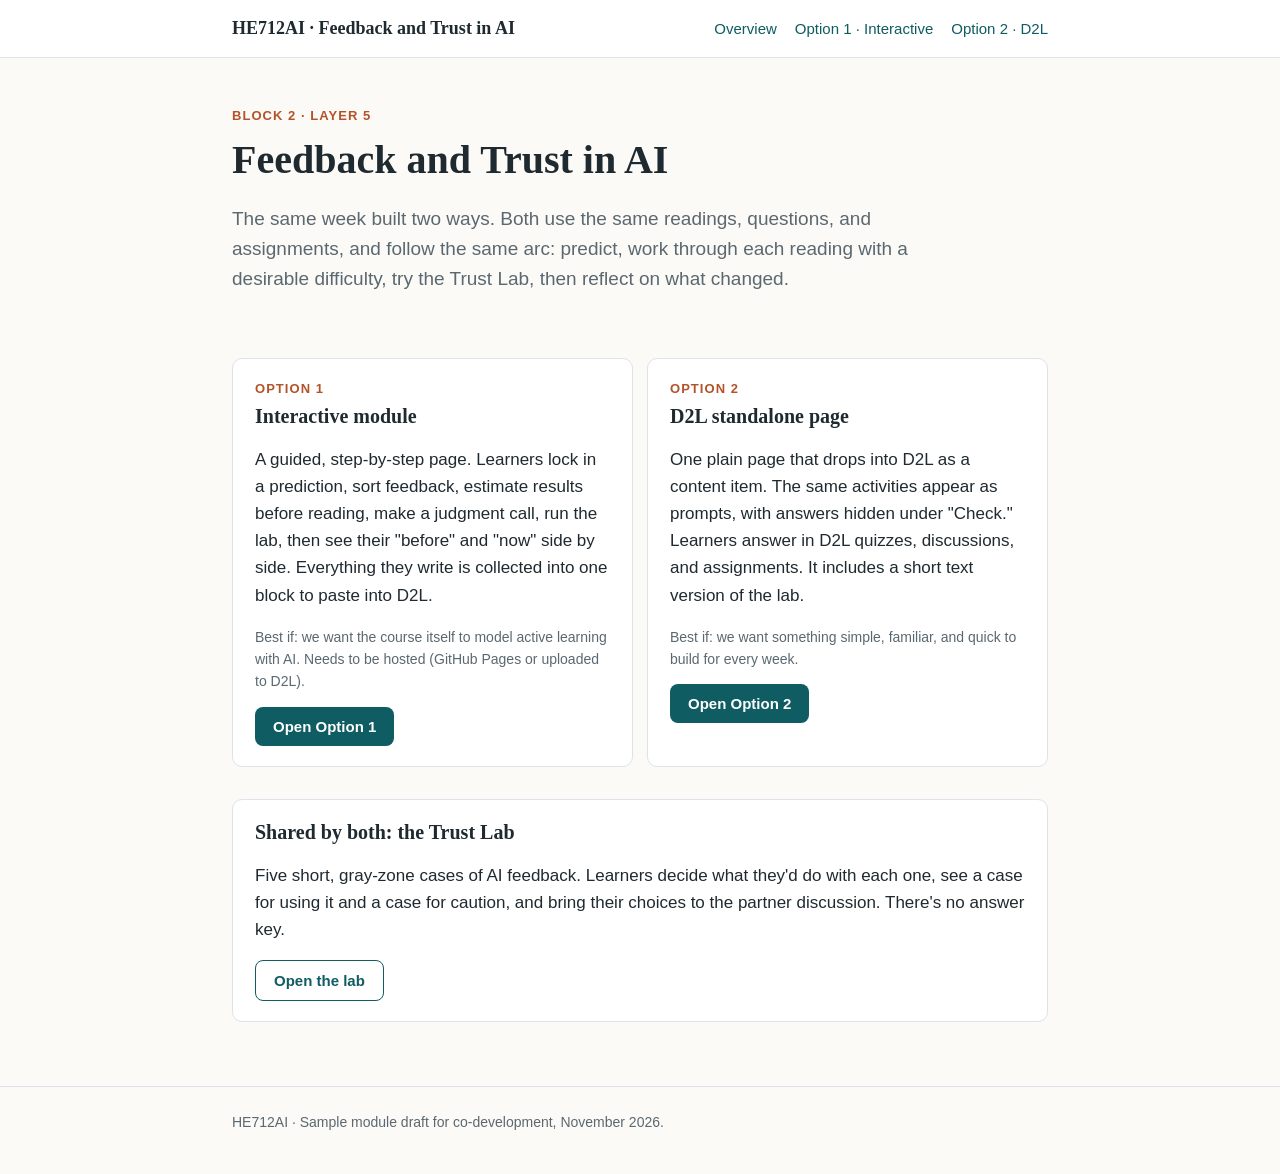
<file: index.html>
<!DOCTYPE html>
<html lang="en">
<head>
<meta charset="utf-8">
<meta name="viewport" content="width=device-width, initial-scale=1">
<title>Feedback and Trust in AI · HE712AI</title>
<link rel="stylesheet" href="assets/style.css">
</head>
<body>
<header class="site"><div class="wrap">
  <a class="brand" href="index.html">HE712AI · Feedback and Trust in AI</a>
  <nav><a href="index.html">Overview</a><a href="interactive.html">Option 1 · Interactive</a><a href="d2l.html">Option 2 · D2L</a></nav>
</div></header>
<main class="wrap">
  <section class="hero">
    <p class="eyebrow">Block 2 · Layer 5</p>
    <h1>Feedback and Trust in AI</h1>
    <p class="lede">The same week built two ways. Both use the same readings, questions, and assignments, and follow the same arc: predict, work through each reading with a desirable difficulty, try the Trust Lab, then reflect on what changed.</p>
  </section>
  <div class="grid2">
    <div class="card">
      <p class="eyebrow" style="margin-bottom:4px">Option 1</p>
      <h3 style="margin-top:0">Interactive module</h3>
      <p>A guided, step-by-step page. Learners lock in a prediction, sort feedback, estimate results before reading, make a judgment call, run the lab, then see their "before" and "now" side by side. Everything they write is collected into one block to paste into D2L.</p>
      <p class="small">Best if: we want the course itself to model active learning with AI. Needs to be hosted (GitHub Pages or uploaded to D2L).</p>
      <a class="btn" href="interactive.html">Open Option 1</a>
    </div>
    <div class="card">
      <p class="eyebrow" style="margin-bottom:4px">Option 2</p>
      <h3 style="margin-top:0">D2L standalone page</h3>
      <p>One plain page that drops into D2L as a content item. The same activities appear as prompts, with answers hidden under "Check." Learners answer in D2L quizzes, discussions, and assignments. It includes a short text version of the lab.</p>
      <p class="small">Best if: we want something simple, familiar, and quick to build for every week.</p>
      <a class="btn" href="d2l.html">Open Option 2</a>
    </div>
  </div>
  <div class="card">
    <h3 style="margin-top:0">Shared by both: the Trust Lab</h3>
    <p>Five short, gray-zone cases of AI feedback. Learners decide what they'd do with each one, see a case for using it and a case for caution, and bring their choices to the partner discussion. There's no answer key.</p>
    <a class="btn ghost" href="lab.html">Open the lab</a>
  </div>
</main>
<footer><div class="wrap">HE712AI · Sample module draft for co-development, November 2026.</div></footer>
</body>
</html>
</file>
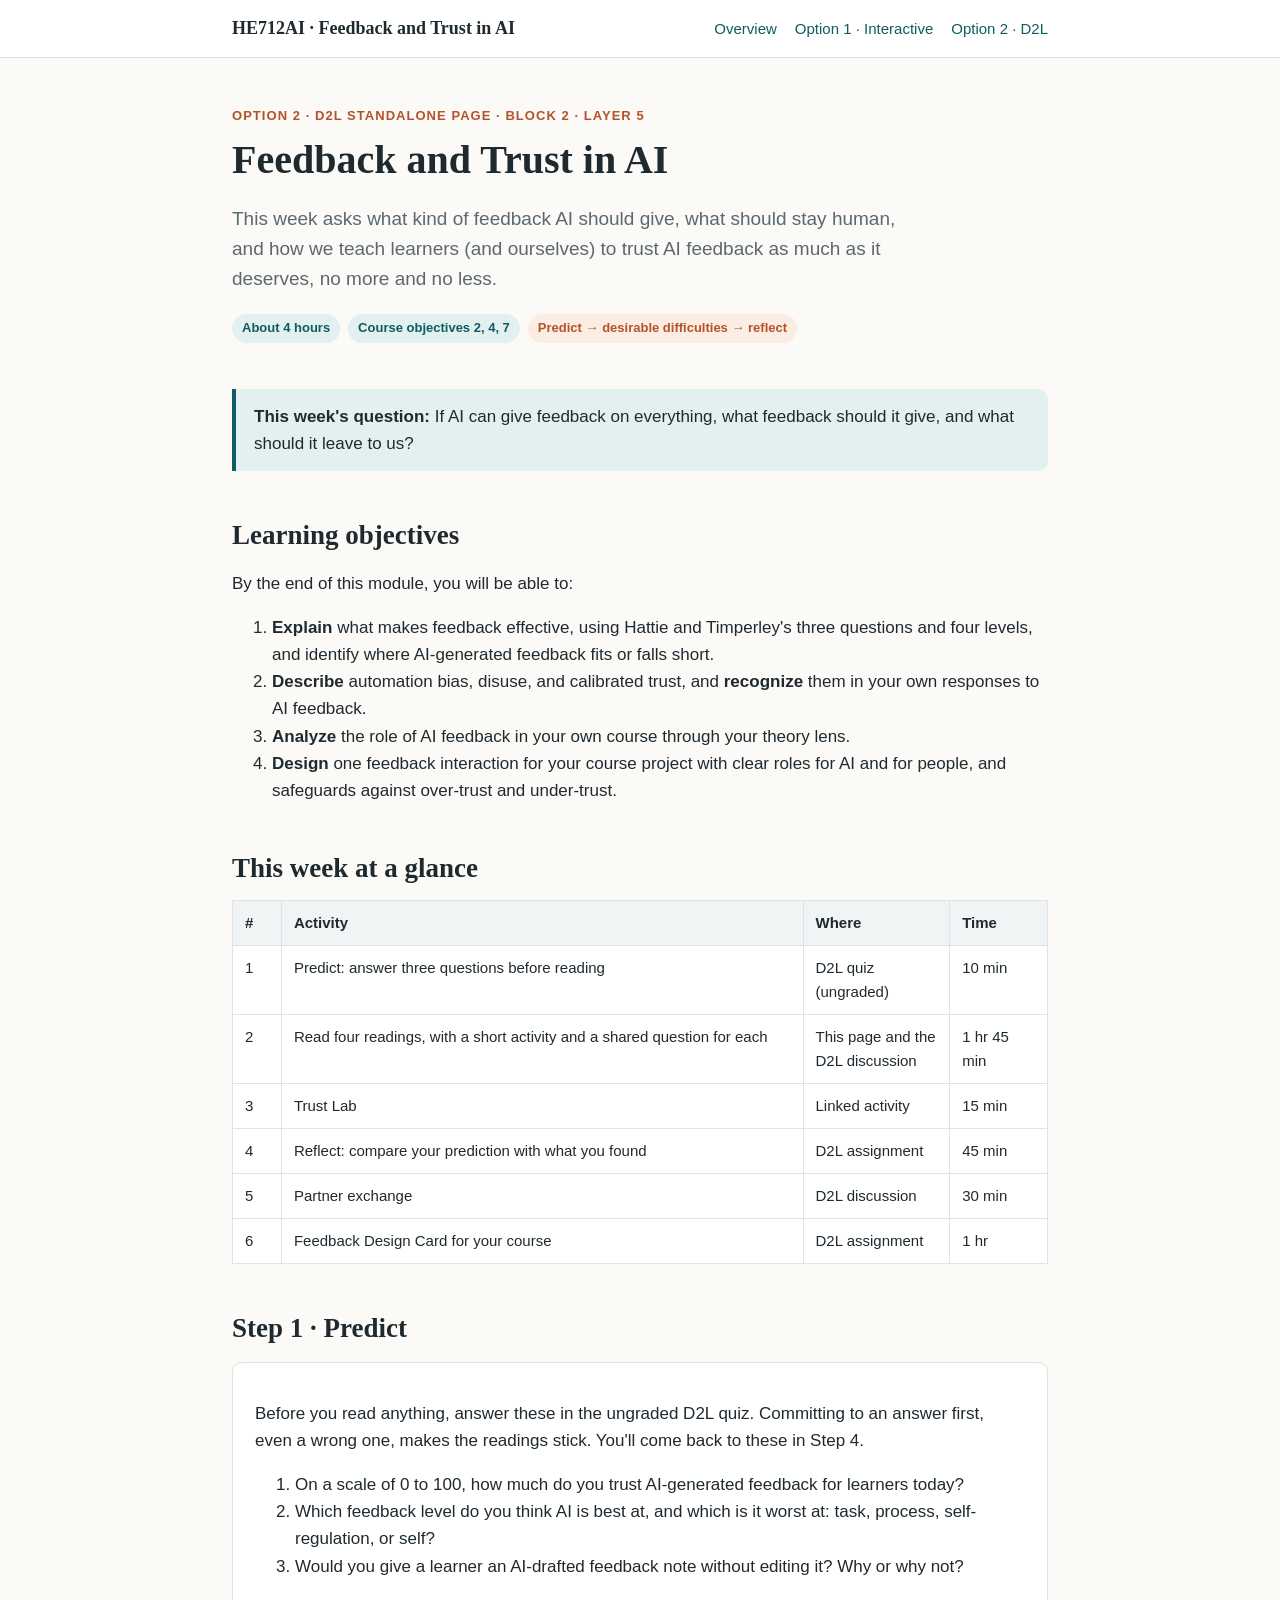
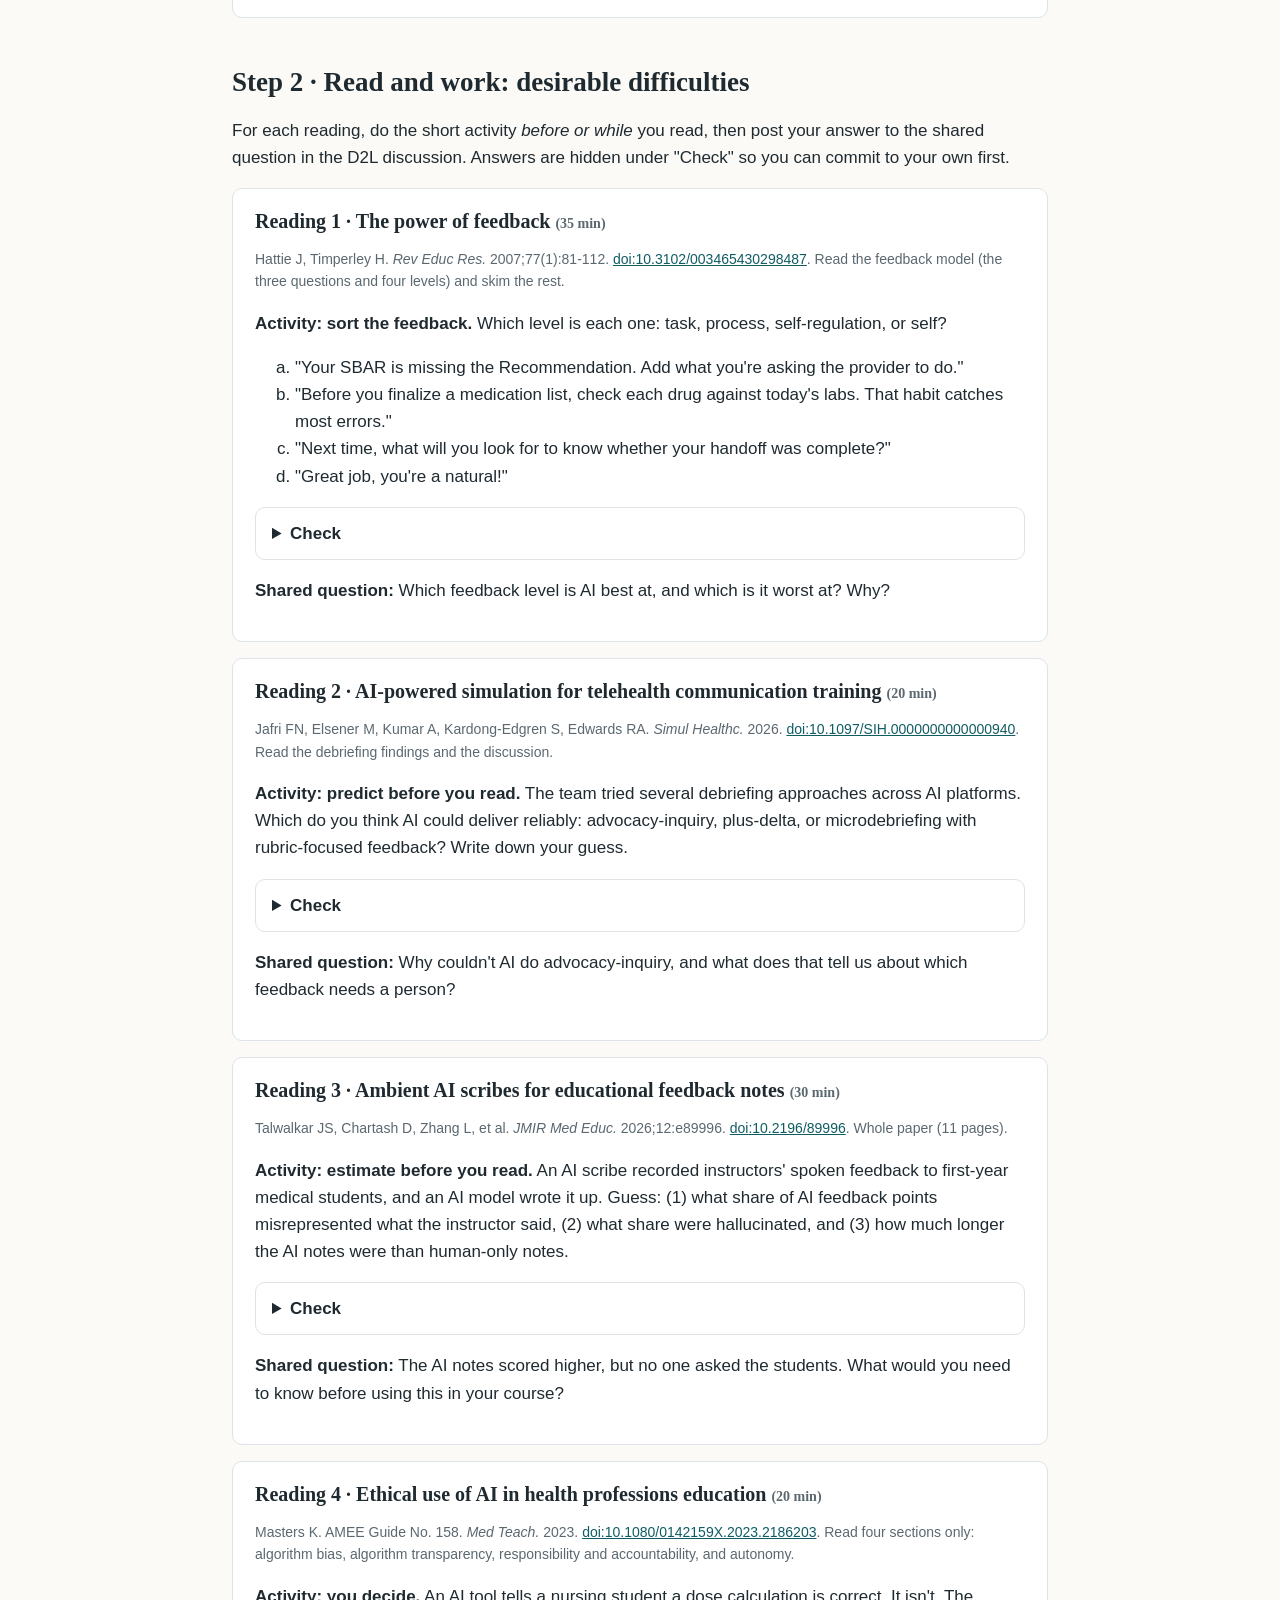
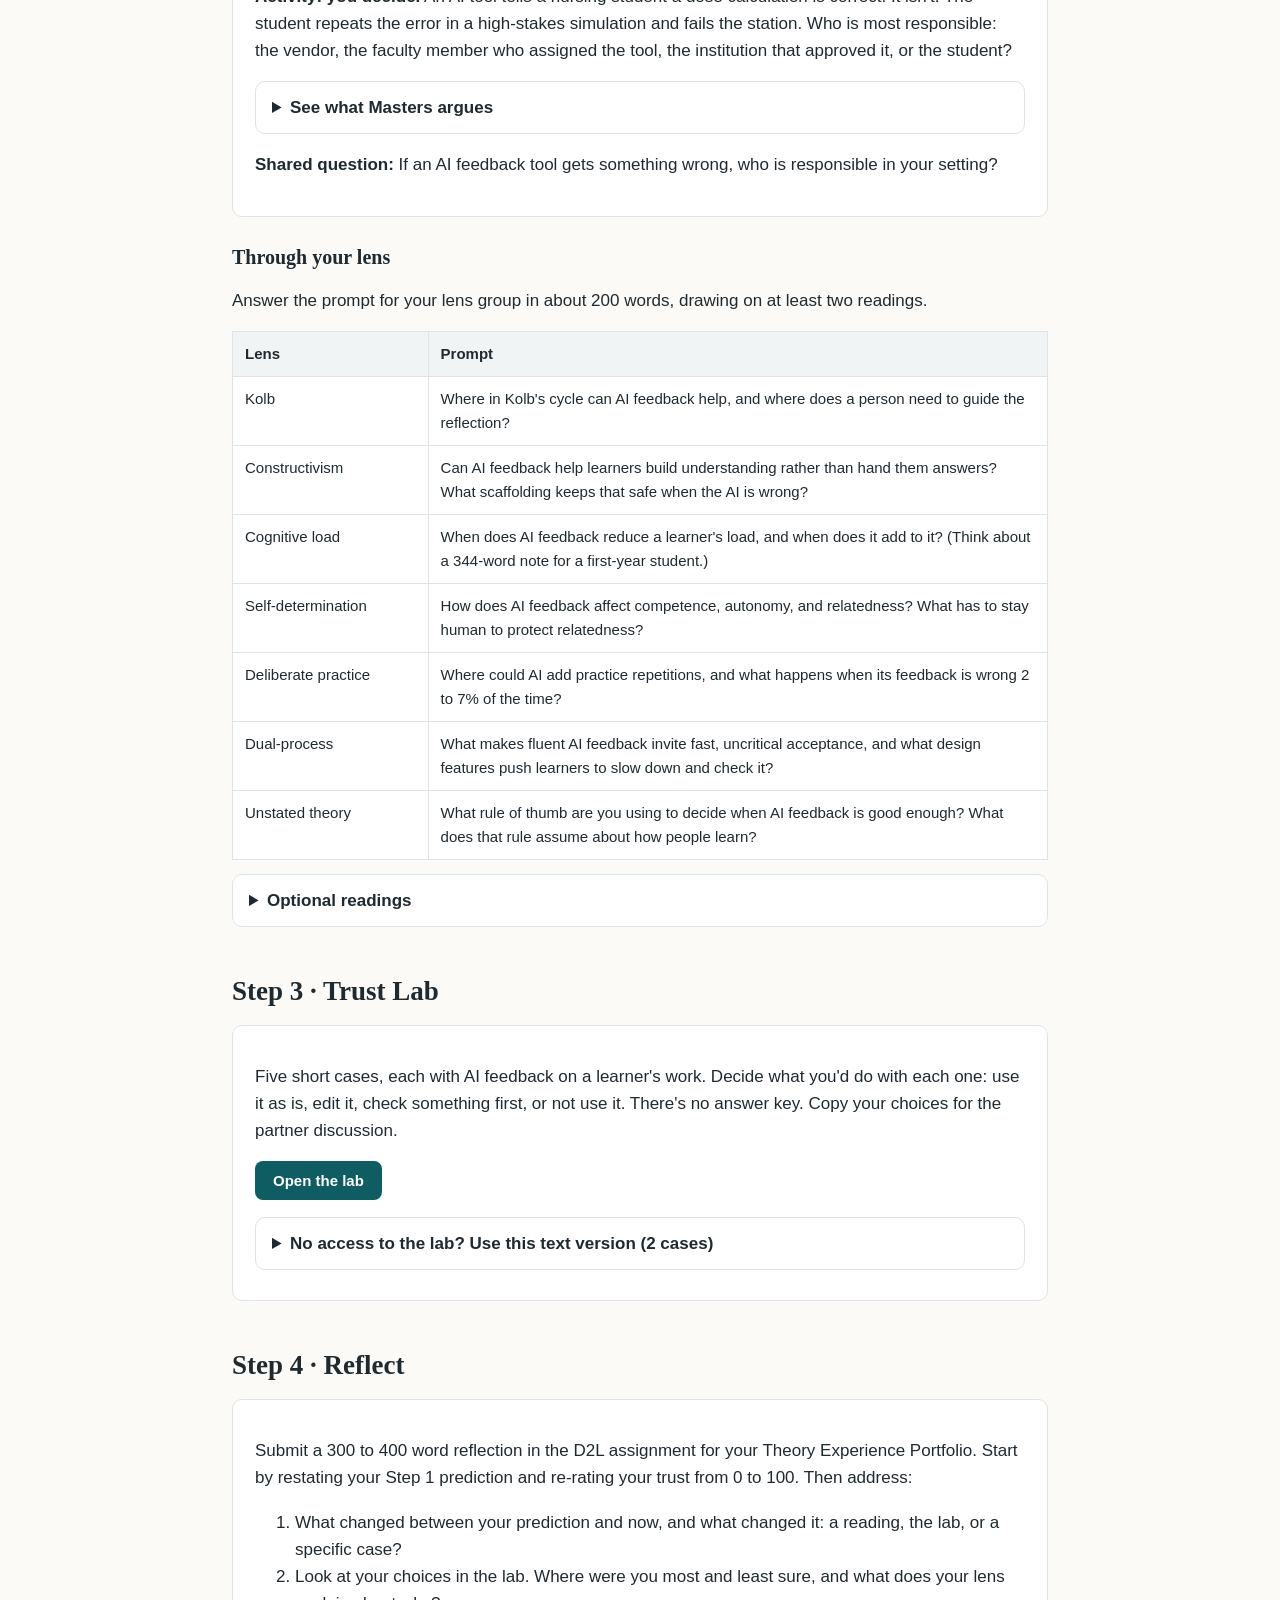
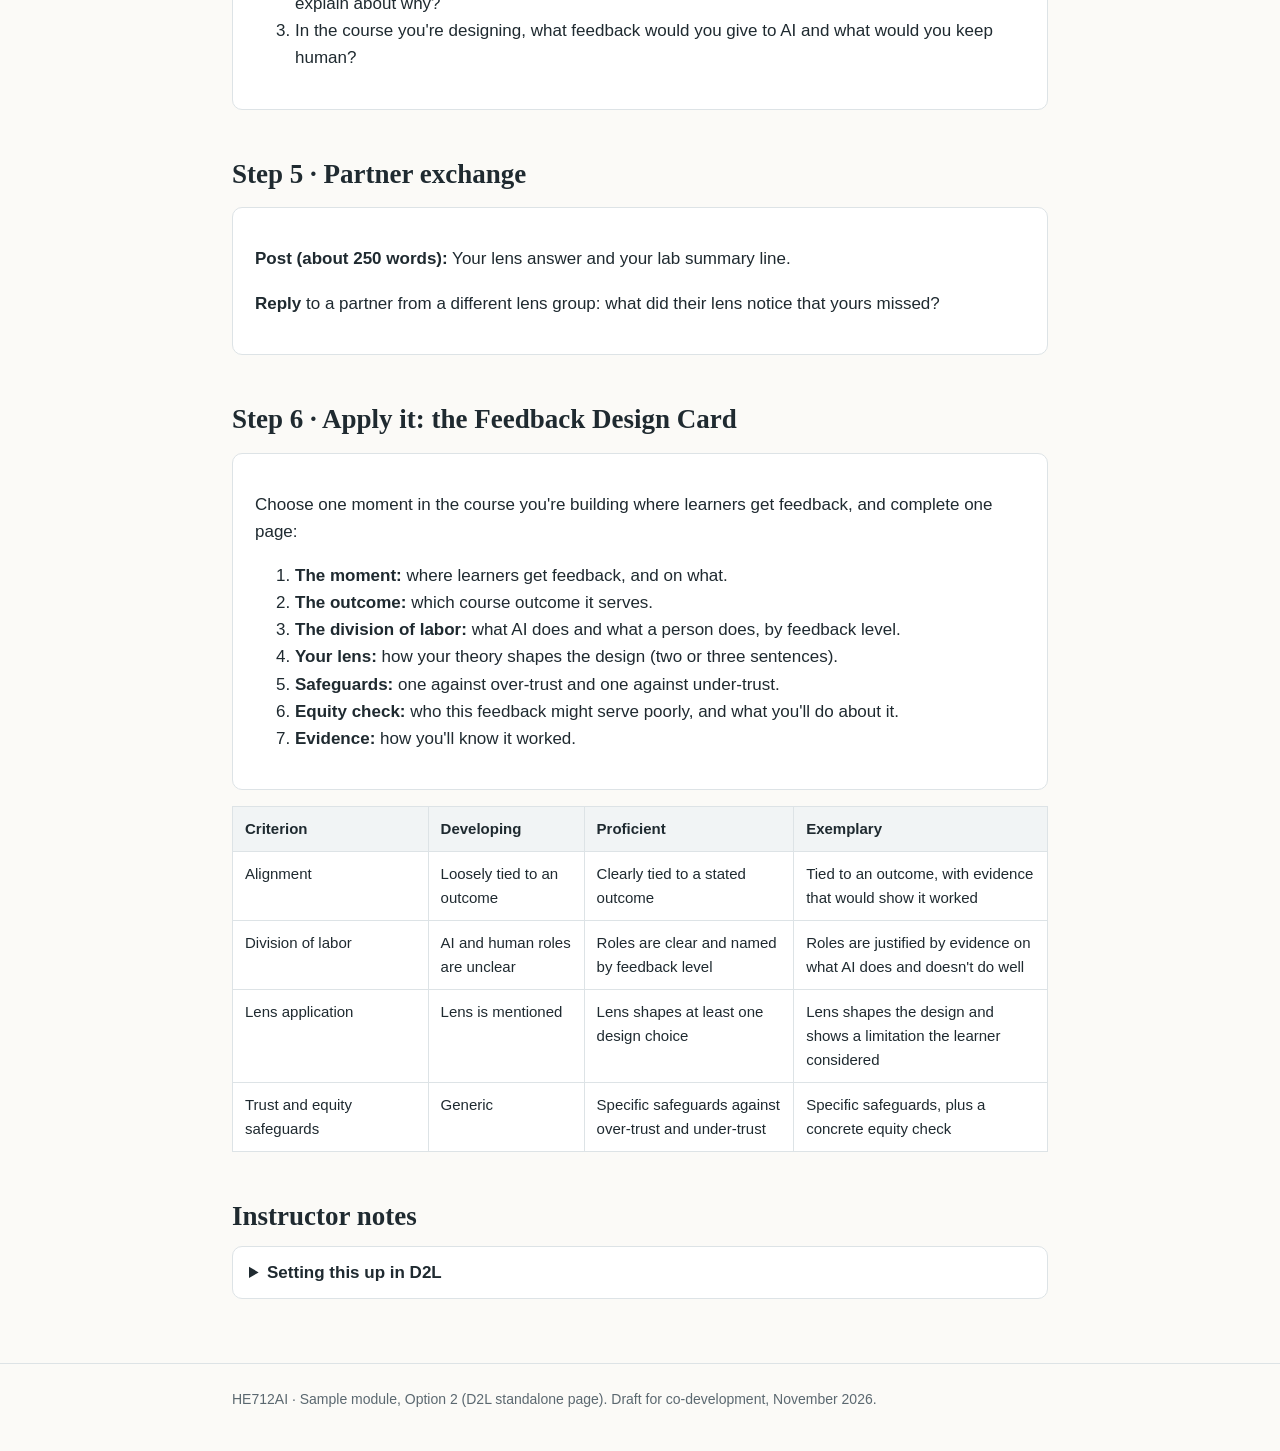
<file: d2l.html>
<!DOCTYPE html>
<html lang="en">
<head>
<meta charset="utf-8">
<meta name="viewport" content="width=device-width, initial-scale=1">
<title>Feedback and Trust in AI · D2L module page · HE712AI</title>
<link rel="stylesheet" href="assets/style.css">
</head>
<body>
<header class="site"><div class="wrap">
  <a class="brand" href="index.html">HE712AI · Feedback and Trust in AI</a>
  <nav><a href="index.html">Overview</a><a href="interactive.html">Option 1 · Interactive</a><a href="d2l.html">Option 2 · D2L</a></nav>
</div></header>

<main class="wrap">
  <section class="hero">
    <p class="eyebrow">Option 2 · D2L standalone page · Block 2 · Layer 5</p>
    <h1>Feedback and Trust in AI</h1>
    <p class="lede">This week asks what kind of feedback AI should give, what should stay human, and how we teach learners (and ourselves) to trust AI feedback as much as it deserves, no more and no less.</p>
    <div class="meta">
      <span class="chip">About 4 hours</span>
      <span class="chip">Course objectives 2, 4, 7</span>
      <span class="chip warm">Predict → desirable difficulties → reflect</span>
    </div>
  </section>

  <div class="callout">
    <strong>This week's question:</strong> If AI can give feedback on everything, what feedback should it give, and what should it leave to us?
  </div>

  <h2>Learning objectives</h2>
  <p>By the end of this module, you will be able to:</p>
  <ol>
    <li><strong>Explain</strong> what makes feedback effective, using Hattie and Timperley's three questions and four levels, and identify where AI-generated feedback fits or falls short.</li>
    <li><strong>Describe</strong> automation bias, disuse, and calibrated trust, and <strong>recognize</strong> them in your own responses to AI feedback.</li>
    <li><strong>Analyze</strong> the role of AI feedback in your own course through your theory lens.</li>
    <li><strong>Design</strong> one feedback interaction for your course project with clear roles for AI and for people, and safeguards against over-trust and under-trust.</li>
  </ol>

  <h2>This week at a glance</h2>
  <table>
    <tr><th style="width:6%">#</th><th>Activity</th><th style="width:18%">Where</th><th style="width:12%">Time</th></tr>
    <tr><td>1</td><td>Predict: answer three questions before reading</td><td>D2L quiz (ungraded)</td><td>10 min</td></tr>
    <tr><td>2</td><td>Read four readings, with a short activity and a shared question for each</td><td>This page and the D2L discussion</td><td>1 hr 45 min</td></tr>
    <tr><td>3</td><td>Trust Lab</td><td>Linked activity</td><td>15 min</td></tr>
    <tr><td>4</td><td>Reflect: compare your prediction with what you found</td><td>D2L assignment</td><td>45 min</td></tr>
    <tr><td>5</td><td>Partner exchange</td><td>D2L discussion</td><td>30 min</td></tr>
    <tr><td>6</td><td>Feedback Design Card for your course</td><td>D2L assignment</td><td>1 hr</td></tr>
  </table>

  <h2>Step 1 · Predict</h2>
  <div class="card">
    <p>Before you read anything, answer these in the ungraded D2L quiz. Committing to an answer first, even a wrong one, makes the readings stick. You'll come back to these in Step 4.</p>
    <ol>
      <li>On a scale of 0 to 100, how much do you trust AI-generated feedback for learners today?</li>
      <li>Which feedback level do you think AI is best at, and which is it worst at: task, process, self-regulation, or self?</li>
      <li>Would you give a learner an AI-drafted feedback note without editing it? Why or why not?</li>
    </ol>
  </div>

  <h2>Step 2 · Read and work: desirable difficulties</h2>
  <p>For each reading, do the short activity <em>before or while</em> you read, then post your answer to the shared question in the D2L discussion. Answers are hidden under "Check" so you can commit to your own first.</p>

  <div class="card">
    <h3>Reading 1 · The power of feedback <span class="small">(35 min)</span></h3>
    <p class="small">Hattie J, Timperley H. <em>Rev Educ Res.</em> 2007;77(1):81-112. <a href="https://doi.org/10.3102/003465430298487">doi:10.3102/003465430298487</a>. Read the feedback model (the three questions and four levels) and skim the rest.</p>
    <p><strong>Activity: sort the feedback.</strong> Which level is each one: task, process, self-regulation, or self?</p>
    <ol type="a">
      <li>"Your SBAR is missing the Recommendation. Add what you're asking the provider to do."</li>
      <li>"Before you finalize a medication list, check each drug against today's labs. That habit catches most errors."</li>
      <li>"Next time, what will you look for to know whether your handoff was complete?"</li>
      <li>"Great job, you're a natural!"</li>
    </ol>
    <details><summary>Check</summary><p>(a) Task, (b) Process, (c) Self-regulation, (d) Self. AI tends to do well with task-level and process-level feedback tied to clear criteria. Self-regulation feedback depends on a back-and-forth conversation, which is where AI struggled as a debriefer (Reading 2). Self-level praise is the least useful level whoever gives it.</p></details>
    <p><strong>Shared question:</strong> Which feedback level is AI best at, and which is it worst at? Why?</p>
  </div>

  <div class="card">
    <h3>Reading 2 · AI-powered simulation for telehealth communication training <span class="small">(20 min)</span></h3>
    <p class="small">Jafri FN, Elsener M, Kumar A, Kardong-Edgren S, Edwards RA. <em>Simul Healthc.</em> 2026. <a href="https://doi.org/10.1097/SIH.0000000000000940">doi:10.1097/SIH.0000000000000940</a>. Read the debriefing findings and the discussion.</p>
    <p><strong>Activity: predict before you read.</strong> The team tried several debriefing approaches across AI platforms. Which do you think AI could deliver reliably: advocacy-inquiry, plus-delta, or microdebriefing with rubric-focused feedback? Write down your guess.</p>
    <details><summary>Check</summary><p>AI couldn't reliably deliver advocacy-inquiry or plus-delta. Rubric-focused microdebriefing worked best, because it plays to AI's strength in consistent, structured feedback. A companion study found communication scores on real calls improved 19 to 37% after the training.</p></details>
    <p><strong>Shared question:</strong> Why couldn't AI do advocacy-inquiry, and what does that tell us about which feedback needs a person?</p>
  </div>

  <div class="card">
    <h3>Reading 3 · Ambient AI scribes for educational feedback notes <span class="small">(30 min)</span></h3>
    <p class="small">Talwalkar JS, Chartash D, Zhang L, et al. <em>JMIR Med Educ.</em> 2026;12:e89996. <a href="https://doi.org/10.2196/89996">doi:10.2196/89996</a>. Whole paper (11 pages).</p>
    <p><strong>Activity: estimate before you read.</strong> An AI scribe recorded instructors' spoken feedback to first-year medical students, and an AI model wrote it up. Guess: (1) what share of AI feedback points misrepresented what the instructor said, (2) what share were hallucinated, and (3) how much longer the AI notes were than human-only notes.</p>
    <details><summary>Check</summary><p>(1) 6.8% mischaracterized, (2) 1.7% hallucinated, (3) about 7 times longer (a median of 344 words vs 45 to 46). Raters scored the AI-assisted notes higher on quality (median 3 vs 2 out of 5), and instructors caught most errors while editing. No one asked the students whether the notes helped them.</p></details>
    <p><strong>Shared question:</strong> The AI notes scored higher, but no one asked the students. What would you need to know before using this in your course?</p>
  </div>

  <div class="card">
    <h3>Reading 4 · Ethical use of AI in health professions education <span class="small">(20 min)</span></h3>
    <p class="small">Masters K. AMEE Guide No. 158. <em>Med Teach.</em> 2023. <a href="https://doi.org/10.1080/0142159X.2023.2186203">doi:10.1080/0142159X.2023.2186203</a>. Read four sections only: algorithm bias, algorithm transparency, responsibility and accountability, and autonomy.</p>
    <p><strong>Activity: you decide.</strong> An AI tool tells a nursing student a dose calculation is correct. It isn't. The student repeats the error in a high-stakes simulation and fails the station. Who is most responsible: the vendor, the faculty member who assigned the tool, the institution that approved it, or the student?</p>
    <details><summary>See what Masters argues</summary><p>There's no single right answer, and that's the point. AI offers probabilities, not answers for an individual case, so a person makes the final call, and institutions need clear policies on responsibility, accountability, blame, and credit before something goes wrong. Faculty can be blamed both for ignoring an approved tool and for blindly following it.</p></details>
    <p><strong>Shared question:</strong> If an AI feedback tool gets something wrong, who is responsible in your setting?</p>
  </div>

  <h3>Through your lens</h3>
  <p>Answer the prompt for your lens group in about 200 words, drawing on at least two readings.</p>
  <table>
    <tr><th style="width:24%">Lens</th><th>Prompt</th></tr>
    <tr><td>Kolb</td><td>Where in Kolb's cycle can AI feedback help, and where does a person need to guide the reflection?</td></tr>
    <tr><td>Constructivism</td><td>Can AI feedback help learners build understanding rather than hand them answers? What scaffolding keeps that safe when the AI is wrong?</td></tr>
    <tr><td>Cognitive load</td><td>When does AI feedback reduce a learner's load, and when does it add to it? (Think about a 344-word note for a first-year student.)</td></tr>
    <tr><td>Self-determination</td><td>How does AI feedback affect competence, autonomy, and relatedness? What has to stay human to protect relatedness?</td></tr>
    <tr><td>Deliberate practice</td><td>Where could AI add practice repetitions, and what happens when its feedback is wrong 2 to 7% of the time?</td></tr>
    <tr><td>Dual-process</td><td>What makes fluent AI feedback invite fast, uncritical acceptance, and what design features push learners to slow down and check it?</td></tr>
    <tr><td>Unstated theory</td><td>What rule of thumb are you using to decide when AI feedback is good enough? What does that rule assume about how people learn?</td></tr>
  </table>

  <details>
    <summary>Optional readings</summary>
    <ul class="refs">
      <li>Lee JD, See KA. Trust in automation: designing for appropriate reliance. <em>Hum Factors.</em> 2004;46(1):50-80. <a href="https://doi.org/10.1518/hfes.46.1.50_30392">doi:10.1518/hfes.46.1.50_30392</a></li>
      <li>Liang W, et al. GPT detectors are biased against non-native English writers. <em>Patterns.</em> 2023;4(7):100779. <a href="https://doi.org/10.1016/j.patter.2023.100779">doi:10.1016/j.patter.2023.100779</a></li>
      <li>Jafri FN, et al. Implementation of AI-powered patient simulation for communication training in a telehealth transitional care program. <em>Simul Healthc.</em> 2026. <a href="https://doi.org/10.1097/SIH.0000000000000971">doi:10.1097/SIH.0000000000000971</a></li>
      <li>Ke Y, et al. AI-induced never-skilling in medical education. <em>Nat Med.</em> 2026. <a href="https://doi.org/10.1038/s41591-026-04438-y">doi:10.1038/s41591-026-04438-y</a></li>
      <li>Masters K, et al. Artificial intelligence in health professions education assessment: AMEE Guide No. 178. <em>Med Teach.</em> 2025. <a href="https://doi.org/10.1080/0142159X.2024.2445037">doi:10.1080/0142159X.2024.2445037</a></li>
    </ul>
  </details>

  <h2>Step 3 · Trust Lab</h2>
  <div class="card">
    <p>Five short cases, each with AI feedback on a learner's work. Decide what you'd do with each one: use it as is, edit it, check something first, or not use it. There's no answer key. Copy your choices for the partner discussion.</p>
    <p><a class="btn" href="lab.html">Open the lab</a></p>
    <details>
      <summary>No access to the lab? Use this text version (2 cases)</summary>
      <p>For each case, decide what you'd do with the feedback and how sure you are (1 to 5). Then open "Two ways to see it."</p>
      <p><strong>A. Patient education handout.</strong> A learner wrote: "Engage in therapeutic exercise 3x daily to optimize functional mobility and mitigate deconditioning." <em>AI feedback:</em> "This is written above most patients' reading level. Here's a plain-language version you can use: 'Do your exercises 3 times a day. They help you stay strong and move more easily.'"</p>
      <details><summary>Two ways to see it</summary><p><strong>For:</strong> the feedback is accurate and the rewrite is better for patients. <strong>Caution:</strong> it did the work for the learner. Will they be able to write plainly next time? <strong>Think about:</strong> when does a model answer help learning, and when does it replace it?</p></details>
      <p><strong>B. Using evidence.</strong> A learner wrote that fall prevention programs combining strength and balance exercise appear to reduce falls. <em>AI feedback:</em> "Good summary. To strengthen it, cite Martins et al. (2021), a Cochrane review showing a 40% reduction in falls."</p>
      <details><summary>Two ways to see it</summary><p><strong>For:</strong> pointing a learner to a systematic review is the right instinct. <strong>Caution:</strong> is the citation real? AI tools sometimes invent plausible references (this one was written for this exercise). <strong>Think about:</strong> what should you verify before passing AI feedback along?</p></details>
    </details>
  </div>

  <h2>Step 4 · Reflect</h2>
  <div class="card">
    <p>Submit a 300 to 400 word reflection in the D2L assignment for your Theory Experience Portfolio. Start by restating your Step 1 prediction and re-rating your trust from 0 to 100. Then address:</p>
    <ol>
      <li>What changed between your prediction and now, and what changed it: a reading, the lab, or a specific case?</li>
      <li>Look at your choices in the lab. Where were you most and least sure, and what does your lens explain about why?</li>
      <li>In the course you're designing, what feedback would you give to AI and what would you keep human?</li>
    </ol>
  </div>

  <h2>Step 5 · Partner exchange</h2>
  <div class="card">
    <p><strong>Post (about 250 words):</strong> Your lens answer and your lab summary line.</p>
    <p><strong>Reply</strong> to a partner from a different lens group: what did their lens notice that yours missed?</p>
  </div>

  <h2 id="design-card">Step 6 · Apply it: the Feedback Design Card</h2>
  <div class="card">
    <p>Choose one moment in the course you're building where learners get feedback, and complete one page:</p>
    <ol>
      <li><strong>The moment:</strong> where learners get feedback, and on what.</li>
      <li><strong>The outcome:</strong> which course outcome it serves.</li>
      <li><strong>The division of labor:</strong> what AI does and what a person does, by feedback level.</li>
      <li><strong>Your lens:</strong> how your theory shapes the design (two or three sentences).</li>
      <li><strong>Safeguards:</strong> one against over-trust and one against under-trust.</li>
      <li><strong>Equity check:</strong> who this feedback might serve poorly, and what you'll do about it.</li>
      <li><strong>Evidence:</strong> how you'll know it worked.</li>
    </ol>
  </div>
  <table>
    <tr><th style="width:24%">Criterion</th><th>Developing</th><th>Proficient</th><th>Exemplary</th></tr>
    <tr><td>Alignment</td><td>Loosely tied to an outcome</td><td>Clearly tied to a stated outcome</td><td>Tied to an outcome, with evidence that would show it worked</td></tr>
    <tr><td>Division of labor</td><td>AI and human roles are unclear</td><td>Roles are clear and named by feedback level</td><td>Roles are justified by evidence on what AI does and doesn't do well</td></tr>
    <tr><td>Lens application</td><td>Lens is mentioned</td><td>Lens shapes at least one design choice</td><td>Lens shapes the design and shows a limitation the learner considered</td></tr>
    <tr><td>Trust and equity safeguards</td><td>Generic</td><td>Specific safeguards against over-trust and under-trust</td><td>Specific safeguards, plus a concrete equity check</td></tr>
  </table>

  <h2>Instructor notes</h2>
  <details>
    <summary>Setting this up in D2L</summary>
    <ul>
      <li><strong>Step 1:</strong> an ungraded D2L quiz with three questions (one rating, one multiple choice, one short answer), so learners can see their prediction again in Step 4.</li>
      <li><strong>Step 2:</strong> one discussion topic with a thread for each shared question, plus the lens prompt. The "Check" answers on this page use plain HTML, so they work inside a D2L content page.</li>
      <li><strong>Step 3:</strong> link to the lab or embed it. If the lab isn't available, the text version above covers two cases.</li>
      <li><strong>Steps 4 and 6:</strong> D2L assignments with the rubric attached. Grading load is one reflection, one discussion post with a reply, and one design card.</li>
    </ul>
  </details>
</main>

<footer><div class="wrap">HE712AI · Sample module, Option 2 (D2L standalone page). Draft for co-development, November 2026.</div></footer>
</body>
</html>
</file>
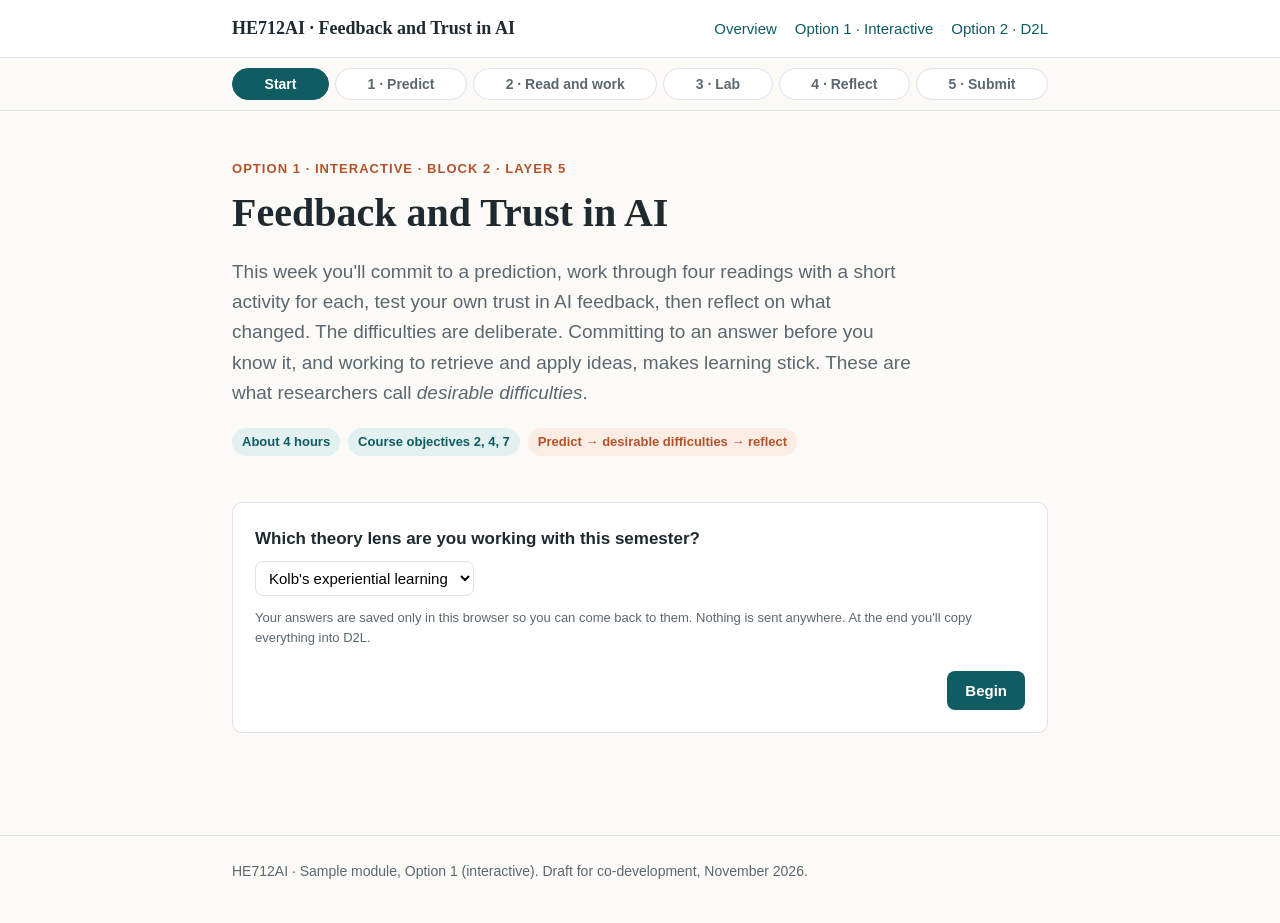
<file: interactive.html>
<!DOCTYPE html>
<html lang="en">
<head>
<meta charset="utf-8">
<meta name="viewport" content="width=device-width, initial-scale=1">
<title>Feedback and Trust in AI · Interactive module · HE712AI</title>
<link rel="stylesheet" href="assets/style.css">
<style>
  .stepper { position: sticky; top: 0; z-index: 5; background: var(--paper); border-bottom: 1px solid var(--line); }
  .stepper .wrap { display: flex; gap: 6px; padding-top: 10px; padding-bottom: 10px; overflow-x: auto; }
  .stepper button { flex: 1 0 auto; border: 1px solid var(--line); background: #fff; border-radius: 999px; padding: 7px 14px; font: 600 14px var(--sans); color: var(--muted); cursor: pointer; white-space: nowrap; }
  .stepper button.active { background: var(--accent); color: #fff; border-color: var(--accent); }
  .stepper button.done::after { content: " ✓"; }
  section.step { display: none; padding-bottom: 20px; }
  section.step.active { display: block; }
  .panel { background: var(--card); border: 1px solid var(--line); border-radius: var(--radius); padding: 22px; margin: 18px 0; }
  .q { font-weight: 600; margin: 18px 0 8px; }
  textarea { width: 100%; min-height: 90px; border: 1px solid var(--line); border-radius: 8px; padding: 10px; font: 15.5px/1.5 var(--sans); }
  select { font: 15px var(--sans); padding: 7px 9px; border-radius: 8px; border: 1px solid var(--line); background: #fff; }
  input[type=range] { width: 100%; accent-color: var(--accent); }
  .rangeval { font-family: var(--serif); font-size: 26px; font-weight: 600; color: var(--accent); }
  .reading-head { display: flex; justify-content: space-between; gap: 12px; align-items: baseline; flex-wrap: wrap; }
  .reading-head .time { font-size: 14px; color: var(--muted); }
  .cite { font-size: 14px; color: var(--muted); margin: 4px 0 12px; }
  .task { background: #f6f7f8; border: 1px solid var(--line); border-radius: 8px; padding: 16px; margin: 14px 0; }
  .task h4 { margin: 0 0 6px; font-family: var(--serif); font-size: 17px; }
  .item { display: grid; grid-template-columns: 1fr 190px; gap: 12px; align-items: center; padding: 10px 0; border-bottom: 1px dashed var(--line); }
  .item:last-child { border-bottom: 0; }
  @media (max-width: 620px) { .item { grid-template-columns: 1fr; } }
  .mark { font-size: 13px; font-weight: 700; margin-left: 6px; }
  .mark.ok { color: var(--ok); } .mark.no { color: var(--warm); }
  .reveal { display: none; border-left: 4px solid var(--accent); background: var(--accent-soft); padding: 12px 16px; border-radius: 0 8px 8px 0; margin-top: 12px; }
  .reveal.show { display: block; }
  .check { display: flex; gap: 10px; align-items: flex-start; padding: 8px 0; }
  .check input { margin-top: 5px; width: 18px; height: 18px; accent-color: var(--accent); }
  .radio { display: block; padding: 8px 12px; border: 1px solid var(--line); border-radius: 8px; margin: 6px 0; cursor: pointer; background: #fff; }
  .radio input { margin-right: 8px; accent-color: var(--accent); }
  .lensbox { border: 2px solid var(--accent); border-radius: var(--radius); padding: 18px 20px; background: #fff; }
  .lensbox .tag { font-size: 12px; font-weight: 700; letter-spacing: .06em; text-transform: uppercase; color: var(--accent); }
  .nav-row { display: flex; justify-content: space-between; gap: 10px; margin-top: 22px; flex-wrap: wrap; }
  .compare { display: grid; grid-template-columns: 1fr 1fr; gap: 14px; }
  @media (max-width: 680px) { .compare { grid-template-columns: 1fr; } }
  .compare .card { margin: 0; }
  pre.export { white-space: pre-wrap; background: #f6f7f8; border: 1px solid var(--line); border-radius: 8px; padding: 14px; font-size: 13.5px; max-height: 420px; overflow: auto; }
  .hint { font-size: 13px; color: var(--muted); }
  .hidden { display: none; }
</style>
</head>
<body>
<header class="site"><div class="wrap">
  <a class="brand" href="index.html">HE712AI · Feedback and Trust in AI</a>
  <nav><a href="index.html">Overview</a><a href="interactive.html">Option 1 · Interactive</a><a href="d2l.html">Option 2 · D2L</a></nav>
</div></header>

<div class="stepper"><div class="wrap" id="stepper">
  <button data-step="0">Start</button>
  <button data-step="1">1 · Predict</button>
  <button data-step="2">2 · Read and work</button>
  <button data-step="3">3 · Lab</button>
  <button data-step="4">4 · Reflect</button>
  <button data-step="5">5 · Submit</button>
</div></div>

<main class="wrap">

<!-- START -->
<section class="step" id="step-0">
  <div class="hero">
    <p class="eyebrow">Option 1 · Interactive · Block 2 · Layer 5</p>
    <h1>Feedback and Trust in AI</h1>
    <p class="lede">This week you'll commit to a prediction, work through four readings with a short activity for each, test your own trust in AI feedback, then reflect on what changed. The difficulties are deliberate. Committing to an answer before you know it, and working to retrieve and apply ideas, makes learning stick. These are what researchers call <em>desirable difficulties</em>.</p>
    <div class="meta">
      <span class="chip">About 4 hours</span>
      <span class="chip">Course objectives 2, 4, 7</span>
      <span class="chip warm">Predict → desirable difficulties → reflect</span>
    </div>
  </div>
  <div class="panel">
    <p class="q" style="margin-top:0">Which theory lens are you working with this semester?</p>
    <select id="lens">
      <option value="kolb">Kolb's experiential learning</option>
      <option value="constructivism">Constructivism</option>
      <option value="cogload">Cognitive load theory</option>
      <option value="sdt">Self-determination theory</option>
      <option value="dp">Deliberate practice</option>
      <option value="dual">Dual-process thinking</option>
      <option value="unstated">Unstated theory group</option>
    </select>
    <p class="hint" style="margin-top:12px">Your answers are saved only in this browser so you can come back to them. Nothing is sent anywhere. At the end you'll copy everything into D2L.</p>
    <div class="nav-row"><span></span><button class="btn" data-go="1">Begin</button></div>
  </div>
</section>

<!-- 1 PREDICT -->
<section class="step" id="step-1">
  <h2>1 · Predict</h2>
  <p>Before any reading, commit to what you think now. There are no wrong answers. You'll come back to these in Step 4.</p>
  <div class="panel">
    <p class="q" style="margin-top:0">How much do you trust AI-generated feedback for learners today?</p>
    <div class="rangeval"><span id="trustVal">50</span>%</div>
    <input type="range" id="trustPre" min="0" max="100" value="50" data-save>
    <p class="hint">0 = I'd never give it to a learner without rewriting it. 100 = I'd pass it along as is.</p>

    <p class="q">Which kind of feedback do you think AI is <em>best</em> at, and which is it <em>worst</em> at?</p>
    <div class="grid2">
      <label>Best at<br><select id="bestPre" data-save>
        <option value="">Choose one…</option>
        <option>Task: is the work correct?</option>
        <option>Process: what strategy would help?</option>
        <option>Self-regulation: how to monitor your own learning</option>
        <option>Self: praise or encouragement</option>
      </select></label>
      <label>Worst at<br><select id="worstPre" data-save>
        <option value="">Choose one…</option>
        <option>Task: is the work correct?</option>
        <option>Process: what strategy would help?</option>
        <option>Self-regulation: how to monitor your own learning</option>
        <option>Self: praise or encouragement</option>
      </select></label>
    </div>

    <p class="q">Would you give a learner an AI-drafted feedback note without editing it? Why or why not?</p>
    <textarea id="whyPre" data-save placeholder="Two or three sentences."></textarea>
  </div>
  <div class="nav-row"><button class="btn ghost" data-go="0">Back</button><button class="btn" data-go="2">Next: read and work</button></div>
</section>

<!-- 2 READ AND WORK -->
<section class="step" id="step-2">
  <h2>2 · Read and work: desirable difficulties</h2>
  <p>For each reading: do the short activity, answer the shared question, then compare with the instructors' notes. Total reading time is about 1 hour 45 minutes.</p>

  <!-- Hattie -->
  <div class="panel">
    <div class="reading-head"><h3 style="margin:0">Reading 1 · The power of feedback</h3><span class="time">35 min</span></div>
    <p class="cite">Hattie J, Timperley H. <em>Rev Educ Res.</em> 2007;77(1):81-112. <a href="https://doi.org/10.3102/003465430298487" target="_blank" rel="noopener">doi:10.3102/003465430298487</a>. Read the feedback model (the three questions and four levels). Skim the rest.</p>
    <div class="task">
      <h4>Activity: sort the feedback</h4>
      <p class="hint">Assign each piece of feedback to Hattie and Timperley's level, then check your answers.</p>
      <div id="sortItems"></div>
      <button class="btn ghost" id="sortCheck" style="margin-top:10px">Check my answers</button>
      <div class="reveal" id="sortReveal">In the Talwalkar notes, AI does well with task-level and process-level feedback that's tied to clear criteria. Self-regulation feedback depends on a back-and-forth conversation, which is exactly where AI struggled as a debriefer (Reading 2). Self-level praise is the least useful level whoever gives it.</div>
    </div>
    <p class="q">Shared question: Which feedback level is AI best at, and which is it worst at? Why?</p>
    <textarea id="qHattie" data-save></textarea>
  </div>

  <!-- Jafri -->
  <div class="panel">
    <div class="reading-head"><h3 style="margin:0">Reading 2 · AI-powered simulation for telehealth communication training</h3><span class="time">20 min</span></div>
    <p class="cite">Jafri FN, Elsener M, Kumar A, Kardong-Edgren S, Edwards RA. <em>Simul Healthc.</em> 2026. <a href="https://doi.org/10.1097/SIH.0000000000000940" target="_blank" rel="noopener">doi:10.1097/SIH.0000000000000940</a>. Read the debriefing findings and the discussion.</p>
    <div class="task">
      <h4>Activity: predict before you read</h4>
      <p class="hint">The team tried several debriefing approaches across AI platforms. Which do you think AI could deliver reliably? Check all that apply, then read and reveal.</p>
      <label class="check"><input type="checkbox" class="jafri" value="ai"> <span><strong>Advocacy-inquiry:</strong> the facilitator states an observation and a view, then asks about the learner's frame.</span></label>
      <label class="check"><input type="checkbox" class="jafri" value="pd"> <span><strong>Plus-delta:</strong> the learner and facilitator list what went well and what to change.</span></label>
      <label class="check"><input type="checkbox" class="jafri" value="micro"> <span><strong>Microdebriefing with rubric-focused feedback:</strong> short, specific feedback tied to rubric items, right after the performance.</span></label>
      <button class="btn ghost" id="jafriCheck" style="margin-top:6px">Reveal</button>
      <div class="reveal" id="jafriReveal"><span id="jafriScore"></span> Across platforms, AI couldn't reliably deliver advocacy-inquiry or plus-delta. Rubric-focused microdebriefing worked best, because it plays to AI's strength in consistent, structured feedback and avoids the complex facilitation it can't yet do. A companion study found communication scores on real calls improved 19 to 37% after the training.</div>
    </div>
    <p class="q">Shared question: Why couldn't AI do advocacy-inquiry, and what does that tell us about which feedback needs a person?</p>
    <textarea id="qJafri" data-save></textarea>
  </div>

  <!-- Talwalkar -->
  <div class="panel">
    <div class="reading-head"><h3 style="margin:0">Reading 3 · Ambient AI scribes for educational feedback notes</h3><span class="time">30 min</span></div>
    <p class="cite">Talwalkar JS, Chartash D, Zhang L, et al. <em>JMIR Med Educ.</em> 2026;12:e89996. <a href="https://doi.org/10.2196/89996" target="_blank" rel="noopener">doi:10.2196/89996</a>. Whole paper (11 pages).</p>
    <div class="task">
      <h4>Activity: estimate before you read</h4>
      <p class="hint">An AI scribe recorded instructors' spoken feedback to first-year medical students, and an AI model wrote it up as a note. Make your best guesses.</p>
      <p class="q">What share of the AI's feedback points misrepresented what the instructor said? <span class="rangeval" style="font-size:18px"><span id="estMisVal">10</span>%</span></p>
      <input type="range" id="estMis" min="0" max="40" value="10" data-save>
      <p class="q">What share described things that never happened (hallucinations)? <span class="rangeval" style="font-size:18px"><span id="estHalVal">10</span>%</span></p>
      <input type="range" id="estHal" min="0" max="40" value="10" data-save>
      <p class="q">How much longer were the AI-assisted notes than human-only notes? <span class="rangeval" style="font-size:18px"><span id="estLenVal">2</span>×</span></p>
      <input type="range" id="estLen" min="1" max="12" value="2" data-save>
      <button class="btn ghost" id="talCheck" style="margin-top:10px">Reveal</button>
      <div class="reveal" id="talReveal"><span id="talCompare"></span><br>Raters also scored the AI-assisted notes higher on feedback quality (median 3 vs 2 out of 5), and instructors caught most errors while editing. But no one asked the students whether the notes helped them.</div>
    </div>
    <p class="q">Shared question: The AI notes scored higher, but no one asked the students. What would you need to know before using this in your course?</p>
    <textarea id="qTal" data-save></textarea>
  </div>

  <!-- Masters -->
  <div class="panel">
    <div class="reading-head"><h3 style="margin:0">Reading 4 · Ethical use of AI in health professions education</h3><span class="time">20 min</span></div>
    <p class="cite">Masters K. AMEE Guide No. 158. <em>Med Teach.</em> 2023. <a href="https://doi.org/10.1080/0142159X.2023.2186203" target="_blank" rel="noopener">doi:10.1080/0142159X.2023.2186203</a>. Read four sections only: algorithm bias, algorithm transparency, responsibility and accountability, and autonomy.</p>
    <div class="task">
      <h4>Activity: you decide</h4>
      <p>A program adopts an AI tool that gives nursing students feedback on medication calculations. The tool tells a student a dose calculation is correct. It isn't. The student repeats the error in a high-stakes simulation and fails the station.</p>
      <p class="q">Who is <em>most</em> responsible?</p>
      <label class="radio"><input type="radio" name="resp" value="The vendor that built the tool" data-save-radio> The vendor that built the tool</label>
      <label class="radio"><input type="radio" name="resp" value="The faculty member who assigned it" data-save-radio> The faculty member who assigned it</label>
      <label class="radio"><input type="radio" name="resp" value="The institution that approved it" data-save-radio> The institution that approved it</label>
      <label class="radio"><input type="radio" name="resp" value="The student, who should have checked" data-save-radio> The student, who should have checked</label>
      <button class="btn ghost" id="respCheck" style="margin-top:8px">See what Masters argues</button>
      <div class="reveal" id="respReveal">There's no single right answer, and that's Masters' point. AI offers probabilities, not answers for an individual case, so a person must make the final call, and institutions need clear policies on responsibility, accountability, blame, and credit <em>before</em> something goes wrong. He also names a trap: faculty can be blamed for ignoring an approved tool and for blindly following it. You'll meet that tension again in the lab.</div>
    </div>
    <p class="q">Shared question: If an AI feedback tool gets something wrong, who is responsible in your setting?</p>
    <textarea id="qMasters" data-save></textarea>
  </div>

  <div class="lensbox">
    <div class="tag">Through your lens</div>
    <p id="lensPrompt" style="font-weight:600;margin:6px 0 10px"></p>
    <textarea id="qLens" data-save placeholder="Draw on at least two readings. About 200 words."></textarea>
  </div>

  <details style="margin-top:18px">
    <summary>Optional readings</summary>
    <ul class="refs">
      <li>Lee JD, See KA. Trust in automation: designing for appropriate reliance. <em>Hum Factors.</em> 2004;46(1):50-80. <a href="https://doi.org/10.1518/hfes.46.1.50_30392">doi</a></li>
      <li>Liang W, et al. GPT detectors are biased against non-native English writers. <em>Patterns.</em> 2023;4(7):100779. <a href="https://doi.org/10.1016/j.patter.2023.100779">doi</a></li>
      <li>Jafri FN, et al. Implementation of AI-powered patient simulation for communication training in a telehealth transitional care program. <em>Simul Healthc.</em> 2026. <a href="https://doi.org/10.1097/SIH.0000000000000971">doi</a></li>
      <li>Ke Y, et al. AI-induced never-skilling in medical education. <em>Nat Med.</em> 2026. <a href="https://doi.org/10.1038/s41591-026-04438-y">doi</a></li>
      <li>Masters K, et al. AI in HPE assessment: AMEE Guide No. 178. <em>Med Teach.</em> 2025. <a href="https://doi.org/10.1080/0142159X.2024.2445037">doi</a></li>
    </ul>
  </details>
  <div class="nav-row"><button class="btn ghost" data-go="1">Back</button><button class="btn" data-go="3">Next: the lab</button></div>
</section>

<!-- 3 LAB -->
<section class="step" id="step-3">
  <h2>3 · Trust Lab</h2>
  <div class="panel">
    <p>Five short cases, each with AI feedback on a learner's work. For each one, decide what you'd do with it: use it as is, edit it, check something first, or not use it. There's no answer key. After each choice you'll see a case for using it and a case for caution, and at the end you'll see your own pattern to bring to your partner. (About 15 minutes.)</p>
    <p><a class="btn" href="lab.html">Open the lab</a></p>
    <p class="hint">When you finish, the lab brings you back here and your results carry over automatically.</p>
    <div id="labStatus" class="callout" style="margin-top:14px"></div>
  </div>
  <div class="nav-row"><button class="btn ghost" data-go="2">Back</button><button class="btn" data-go="4">Next: reflect</button></div>
</section>

<!-- 4 REFLECT -->
<section class="step" id="step-4">
  <h2>4 · Reflect</h2>
  <p>Here's what you predicted before you started. Re-rate your trust now, then reflect.</p>
  <div class="compare">
    <div class="card">
      <p class="eyebrow" style="margin-bottom:6px">Before</p>
      <p><strong>Trust in AI feedback:</strong> <span id="cmpTrust"></span></p>
      <p><strong>AI best at:</strong> <span id="cmpBest"></span><br><strong>AI worst at:</strong> <span id="cmpWorst"></span></p>
      <p class="small" id="cmpWhy"></p>
    </div>
    <div class="card">
      <p class="eyebrow" style="margin-bottom:6px">Now</p>
      <p class="q" style="margin-top:0">How much do you trust AI-generated feedback for learners now?</p>
      <div class="rangeval"><span id="trustPostVal">50</span>%</div>
      <input type="range" id="trustPost" min="0" max="100" value="50" data-save>
      <p class="small" id="labLine"></p>
    </div>
  </div>
  <div class="panel">
    <p class="q" style="margin-top:0">Reflection (300 to 400 words, for your Theory Experience Portfolio)</p>
    <ol class="small" style="color:var(--ink);font-size:15px">
      <li>What changed between your prediction and now, and what changed it: a reading, the lab, or a specific case?</li>
      <li>Look at your choices in the lab. Where were you most and least sure, and what does your lens explain about why?</li>
      <li>In the course you're designing, what feedback would you give to AI and what would you keep human?</li>
    </ol>
    <textarea id="reflection" data-save style="min-height:220px"></textarea>
    <p class="hint"><span id="wc">0</span> words</p>
  </div>
  <div class="nav-row"><button class="btn ghost" data-go="3">Back</button><button class="btn" data-go="5">Next: submit</button></div>
</section>

<!-- 5 SUBMIT -->
<section class="step" id="step-5">
  <h2>5 · Submit in D2L</h2>
  <div class="panel">
    <p>Copy your work and paste it into the D2L assignment. Then post your lens answer and lab summary to the partner discussion and reply to a partner from a different lens group.</p>
    <pre class="export" id="export"></pre>
    <button class="btn" id="copyAll">Copy everything</button>
  </div>
  <div class="panel">
    <h3 style="margin-top:0">Then: apply it to your course</h3>
    <p>Complete a one-page <strong>Feedback Design Card</strong> for one feedback moment in the course you're building: the outcome it serves, what AI does and what a person does, how your lens shapes it, one safeguard against over-trust and one against under-trust, and an equity check. The template and rubric are in the <a href="d2l.html#design-card">module page</a>.</p>
  </div>
  <div class="nav-row"><button class="btn ghost" data-go="4">Back</button><button class="btn ghost" id="reset">Clear my answers</button></div>
</section>
</main>

<footer><div class="wrap">HE712AI · Sample module, Option 1 (interactive). Draft for co-development, November 2026.</div></footer>

<script>
const $ = id => document.getElementById(id);
const mem = {};
const store = {
  get(k) { try { const v = localStorage.getItem("he712ai." + k); return v === null ? (mem[k] ?? null) : v; } catch { return mem[k] ?? null; } },
  set(k, v) { mem[k] = v; try { localStorage.setItem("he712ai." + k, v); } catch {} },
  clear() { try { Object.keys(localStorage).filter(k => k.startsWith("he712ai.")).forEach(k => localStorage.removeItem(k)); } catch {} Object.keys(mem).forEach(k => delete mem[k]); }
};

const LENS = {
  kolb: ["Kolb's experiential learning", "Using at least two readings: where in Kolb's cycle can AI feedback help, and where does a person need to guide the reflection?"],
  constructivism: ["Constructivism", "Using at least two readings: can AI feedback help learners build understanding rather than hand them answers? What scaffolding keeps that safe when the AI is wrong?"],
  cogload: ["Cognitive load theory", "Using at least two readings: when does AI feedback reduce a learner's load, and when does it add to it? (Think about a 344-word note for a first-year student.)"],
  sdt: ["Self-determination theory", "Using at least two readings: how does AI feedback affect a learner's sense of competence, autonomy, and relatedness? What has to stay human to protect relatedness?"],
  dp: ["Deliberate practice", "Using at least two readings: deliberate practice needs immediate, specific feedback. Where could AI add repetitions, and what happens when it's wrong 2 to 7% of the time?"],
  dual: ["Dual-process thinking", "Using at least two readings: what makes fluent AI feedback invite fast, uncritical acceptance, and what design features push learners to slow down and check it?"],
  unstated: ["Unstated theory group", "Using at least two readings: what rule of thumb are you using to decide when AI feedback is good enough? What does that rule assume about how people learn?"]
};

const SORT = [
  ["\"Your SBAR is missing the Recommendation. Add what you're asking the provider to do.\"", "task"],
  ["\"Before you finalize a medication list, check each drug against today's labs. That habit catches most errors.\"", "process"],
  ["\"Next time, what will you look for to know whether your handoff was complete?\"", "selfreg"],
  ["\"Great job, you're a natural!\"", "self"]
];
const LEVELS = { task: "Task", process: "Process", selfreg: "Self-regulation", self: "Self" };

// ----- navigation
let current = 0;
function go(n) {
  current = n;
  document.querySelectorAll("section.step").forEach((s, k) => s.classList.toggle("active", k === n));
  document.querySelectorAll("#stepper button").forEach((b, k) => { b.classList.toggle("active", k === n); });
  store.set("step", String(n));
  if (n === 2) renderLens();
  if (n === 3) renderLab();
  if (n === 4) renderCompare();
  if (n === 5) renderExport();
  history.replaceState(null, "", "#step-" + n);
  window.scrollTo({ top: 0, behavior: "smooth" });
}
document.querySelectorAll("[data-go]").forEach(b => b.onclick = () => { markDone(current); go(+b.dataset.go); });
document.querySelectorAll("#stepper button").forEach(b => b.onclick = () => go(+b.dataset.step));
function markDone(n) { const b = document.querySelector(`#stepper button[data-step="${n}"]`); if (b && n > 0) b.classList.add("done"); }

// ----- lens
const lensSel = $("lens");
if (store.get("lens")) lensSel.value = store.get("lens");
lensSel.onchange = () => store.set("lens", lensSel.value);
store.set("lens", lensSel.value);
function renderLens() { const L = LENS[lensSel.value]; $("lensPrompt").textContent = `${L[0]}: ${L[1]}`; }

// ----- persist inputs
document.querySelectorAll("[data-save]").forEach(el => {
  const v = store.get(el.id); if (v !== null) el.value = v;
  el.addEventListener("input", () => { store.set(el.id, el.value); sync(); });
});
document.querySelectorAll("[data-save-radio]").forEach(el => {
  if (store.get(el.name) === el.value) el.checked = true;
  el.addEventListener("change", () => store.set(el.name, el.value));
});
function sync() {
  $("trustVal").textContent = $("trustPre").value;
  $("trustPostVal").textContent = $("trustPost").value;
  $("estMisVal").textContent = $("estMis").value;
  $("estHalVal").textContent = $("estHal").value;
  $("estLenVal").textContent = $("estLen").value;
  const w = $("reflection").value.trim().split(/\s+/).filter(Boolean).length; $("wc").textContent = w;
}

// ----- Hattie sort
$("sortItems").innerHTML = SORT.map((s, k) => `<div class="item"><div>${s[0]}</div><div><select data-k="${k}" class="sortSel"><option value="">Level…</option>${Object.entries(LEVELS).map(([v, l]) => `<option value="${v}">${l}</option>`).join("")}</select><span class="mark" id="mk${k}"></span></div></div>`).join("");
document.querySelectorAll(".sortSel").forEach(s => { const v = store.get("sort" + s.dataset.k); if (v) s.value = v; s.onchange = () => store.set("sort" + s.dataset.k, s.value); });
$("sortCheck").onclick = () => {
  let right = 0;
  document.querySelectorAll(".sortSel").forEach(s => {
    const k = +s.dataset.k, ok = s.value === SORT[k][1]; if (ok) right++;
    $("mk" + k).className = "mark " + (ok ? "ok" : "no");
    $("mk" + k).textContent = ok ? "Correct" : `→ ${LEVELS[SORT[k][1]]}`;
  });
  store.set("sortScore", `${right}/4`);
  $("sortReveal").classList.add("show");
};

// ----- Jafri predict
document.querySelectorAll(".jafri").forEach(c => { if ((store.get("jafri") || "").split(",").includes(c.value)) c.checked = true; c.onchange = saveJafri; });
function saveJafri() { store.set("jafri", [...document.querySelectorAll(".jafri:checked")].map(c => c.value).join(",")); }
$("jafriCheck").onclick = () => {
  const picked = [...document.querySelectorAll(".jafri:checked")].map(c => c.value);
  const exact = picked.length === 1 && picked[0] === "micro";
  $("jafriScore").innerHTML = exact ? "<strong>You called it.</strong>" : `<strong>You predicted:</strong> ${picked.length ? picked.map(p => ({ ai: "advocacy-inquiry", pd: "plus-delta", micro: "microdebriefing" })[p]).join(", ") : "none"}.`;
  store.set("jafriResult", exact ? "matched" : "differed");
  $("jafriReveal").classList.add("show");
};

// ----- Talwalkar estimates
$("talCheck").onclick = () => {
  const m = +$("estMis").value, h = +$("estHal").value, l = +$("estLen").value;
  $("talCompare").innerHTML = `<strong>Mischaracterized:</strong> you guessed ${m}%, actual 6.8%. <strong>Hallucinated:</strong> you guessed ${h}%, actual 1.7%. <strong>Length:</strong> you guessed ${l}×, actual about 7× (a median of 344 words vs 45 to 46).`;
  $("talReveal").classList.add("show");
};

// ----- Masters
$("respCheck").onclick = () => $("respReveal").classList.add("show");

// ----- Lab status
function renderLab() {
  const s = store.get("labSummary");
  $("labStatus").innerHTML = s ? `<strong>Lab complete.</strong> ${s.split("\n")[2]}` : "Not done yet. Your results will appear here when you finish.";
}

// ----- Compare
function renderCompare() {
  $("cmpTrust").textContent = $("trustPre").value + "%";
  $("cmpBest").textContent = $("bestPre").value || "(not answered)";
  $("cmpWorst").textContent = $("worstPre").value || "(not answered)";
  $("cmpWhy").textContent = $("whyPre").value ? `"${$("whyPre").value}"` : "";
  const s = store.get("labSummary");
  $("labLine").textContent = s ? "Lab: " + s.split("\n")[2] : "Complete the lab to see your choices here.";
  sync();
}

// ----- Export
function renderExport() {
  const L = LENS[lensSel.value];
  const v = id => ($(id).value || "").trim() || "(blank)";
  const out = [
    "HE712AI · Feedback and Trust in AI · My work",
    `Lens: ${L[0]}`,
    "",
    "1. PREDICTION",
    `Trust in AI feedback: ${$("trustPre").value}%`,
    `AI best at: ${$("bestPre").value || "(blank)"} | Worst at: ${$("worstPre").value || "(blank)"}`,
    `Unedited AI note? ${v("whyPre")}`,
    "",
    "2. READINGS",
    `Hattie & Timperley (sorting activity ${store.get("sortScore") || "not checked"}): ${v("qHattie")}`,
    `Jafri et al.: ${v("qJafri")}`,
    `Talwalkar et al. (my estimates: ${$("estMis").value}% / ${$("estHal").value}% / ${$("estLen").value}×): ${v("qTal")}`,
    `Masters (I chose: ${store.get("resp") || "no answer"}): ${v("qMasters")}`,
    `Through my lens: ${v("qLens")}`,
    "",
    "3. LAB",
    store.get("labSummary") || "(lab not completed)",
    "",
    "4. REFLECTION",
    `Trust now: ${$("trustPost").value}% (was ${$("trustPre").value}%)`,
    v("reflection")
  ].join("\n");
  $("export").textContent = out;
}
$("copyAll").onclick = async () => { try { await navigator.clipboard.writeText($("export").textContent); $("copyAll").textContent = "Copied"; } catch { const r = document.createRange(); r.selectNodeContents($("export")); const s = getSelection(); s.removeAllRanges(); s.addRange(r); $("copyAll").textContent = "Selected: press Ctrl/Cmd+C"; } };
let armed = false;
$("reset").onclick = () => {
  if (!armed) { armed = true; $("reset").textContent = "Click again to clear everything"; setTimeout(() => { armed = false; $("reset").textContent = "Clear my answers"; }, 4000); return; }
  store.clear(); location.hash = "step-0"; location.reload();
};

// ----- start
sync();
const fromHash = /#step-(\d)/.exec(location.hash);
go(fromHash ? +fromHash[1] : +(store.get("step") || 0));
</script>
</body>
</html>
</file>
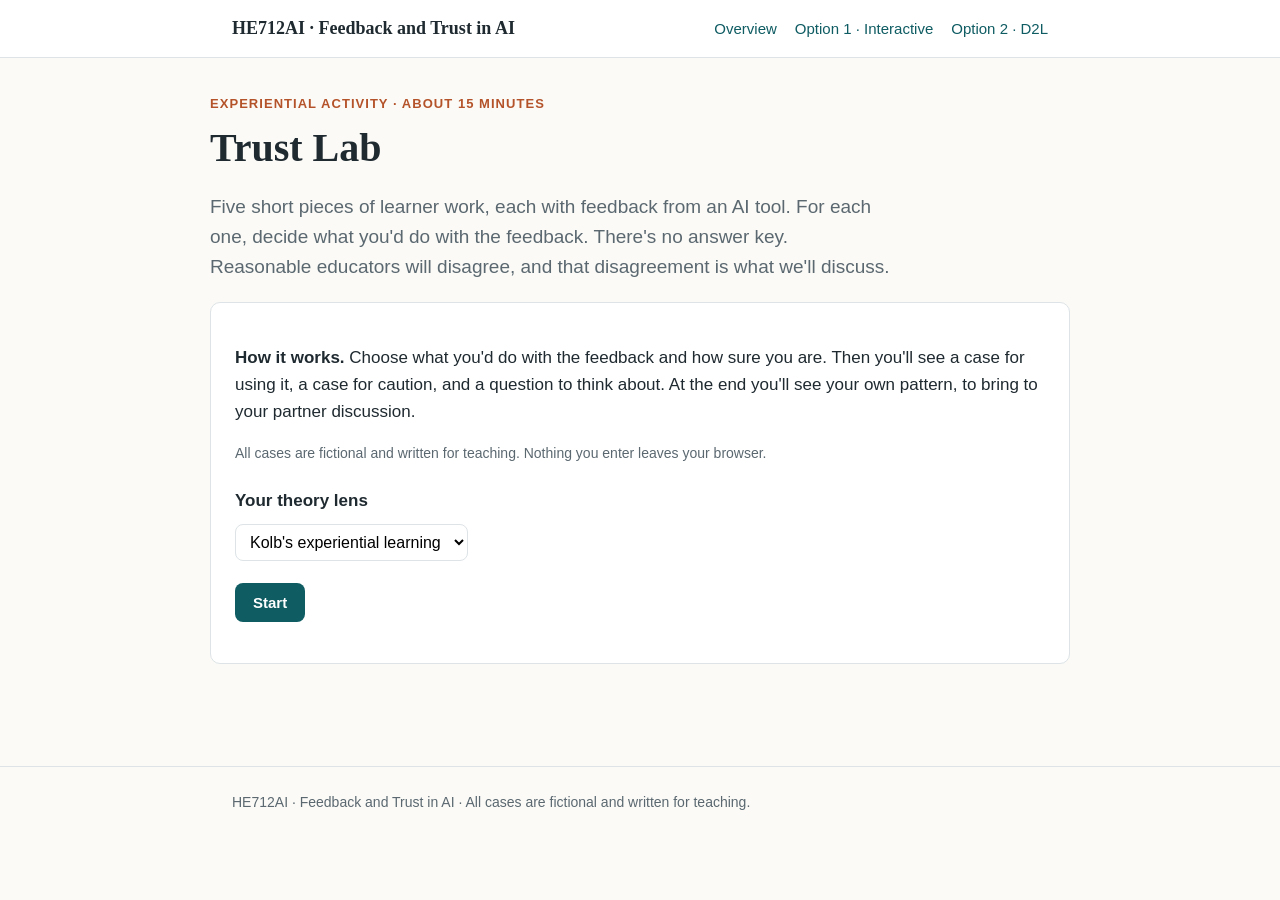
<file: lab.html>
<!DOCTYPE html>
<html lang="en">
<head>
<meta charset="utf-8">
<meta name="viewport" content="width=device-width, initial-scale=1">
<title>Trust Lab · HE712AI</title>
<link rel="stylesheet" href="assets/style.css">
<style>
  .lab { padding: 36px 0 20px; }
  .panel { background: var(--card); border: 1px solid var(--line); border-radius: var(--radius); padding: 24px; margin: 18px 0; }
  .progress { height: 6px; background: var(--line); border-radius: 99px; overflow: hidden; margin: 6px 0 18px; }
  .progress > div { height: 100%; background: var(--accent); width: 0; transition: width .3s; }
  .tag { font-size: 12px; font-weight: 700; letter-spacing: .06em; text-transform: uppercase; color: var(--muted); margin-bottom: 6px; }
  .work { background: #f6f7f8; border: 1px solid var(--line); border-radius: 8px; padding: 14px 16px; white-space: pre-wrap; font-size: 15.5px; }
  .ai { background: #f2f6ff; border: 1px solid #c9d6f2; border-radius: 8px; padding: 14px 16px; position: relative; font-size: 15.5px; }
  .ai::before { content: "AI feedback"; position: absolute; top: -10px; left: 12px; background: #3b5ba9; color: #fff; font-size: 11px; font-weight: 700; padding: 2px 8px; border-radius: 4px; letter-spacing: .05em; text-transform: uppercase; }
  .q { font-weight: 600; margin: 22px 0 10px; }
  .choice-row { display: flex; gap: 10px; flex-wrap: wrap; }
  .choice { border: 1.5px solid var(--line); background: #fff; border-radius: 8px; padding: 10px 16px; cursor: pointer; font: 600 15px var(--sans); color: var(--ink); }
  .choice[aria-pressed="true"] { border-color: var(--accent); background: var(--accent-soft); color: var(--accent); }
  .conf { display: flex; gap: 6px; }
  .conf .choice { width: 46px; padding: 10px 0; text-align: center; }
  textarea { width: 100%; min-height: 70px; border: 1px solid var(--line); border-radius: 8px; padding: 10px; font: 15px var(--sans); }
  .persp { display: grid; grid-template-columns: 1fr 1fr; gap: 12px; margin-top: 18px; }
  @media (max-width: 640px) { .persp { grid-template-columns: 1fr; } }
  .persp div { border-radius: 8px; padding: 14px 16px; font-size: 15px; }
  .persp .for { background: var(--ok-soft); border: 1px solid #b9d8bd; }
  .persp .against { background: var(--warm-soft); border: 1px solid #efc4ae; }
  .persp b { display: block; font-size: 12px; letter-spacing: .06em; text-transform: uppercase; margin-bottom: 4px; }
  .sit { margin-top: 12px; padding: 12px 16px; border-left: 4px solid var(--accent); background: var(--accent-soft); border-radius: 0 8px 8px 0; font-size: 15px; }
  .kv { display: grid; grid-template-columns: 170px 1fr; gap: 6px 14px; font-size: 15px; margin-top: 10px; }
  .kv b { color: var(--muted); font-weight: 600; }
  @media (max-width: 600px) { .kv { grid-template-columns: 1fr; } }
  .stat-row { display: grid; grid-template-columns: repeat(3, 1fr); gap: 12px; margin: 14px 0; }
  .stat { background: #f6f7f8; border-radius: 8px; padding: 14px; text-align: center; }
  .stat .n { font-family: var(--serif); font-size: 34px; font-weight: 600; }
  .stat .l { font-size: 13px; color: var(--muted); }
  @media (max-width: 600px) { .stat-row { grid-template-columns: 1fr; } }
  select { font: 16px var(--sans); padding: 8px 10px; border-radius: 8px; border: 1px solid var(--line); background: #fff; }
  .hidden { display: none; }
  pre.summary { white-space: pre-wrap; background: #f6f7f8; border: 1px solid var(--line); border-radius: 8px; padding: 14px; font-size: 14px; }
</style>
</head>
<body>
<header class="site"><div class="wrap">
  <a class="brand" href="index.html">HE712AI · Feedback and Trust in AI</a>
  <nav><a href="index.html">Overview</a><a href="interactive.html">Option 1 · Interactive</a><a href="d2l.html">Option 2 · D2L</a></nav>
</div></header>

<main class="wrap lab">

  <!-- INTRO -->
  <section id="intro">
    <p class="eyebrow">Experiential activity · about 15 minutes</p>
    <h1>Trust Lab</h1>
    <p class="lede">Five short pieces of learner work, each with feedback from an AI tool. For each one, decide what you'd do with the feedback. There's no answer key. Reasonable educators will disagree, and that disagreement is what we'll discuss.</p>
    <div class="panel">
      <p><strong>How it works.</strong> Choose what you'd do with the feedback and how sure you are. Then you'll see a case for using it, a case for caution, and a question to think about. At the end you'll see your own pattern, to bring to your partner discussion.</p>
      <p class="small">All cases are fictional and written for teaching. Nothing you enter leaves your browser.</p>
      <p class="q">Your theory lens</p>
      <select id="lens">
        <option value="kolb">Kolb's experiential learning</option>
        <option value="constructivism">Constructivism</option>
        <option value="cogload">Cognitive load theory</option>
        <option value="sdt">Self-determination theory</option>
        <option value="dp">Deliberate practice</option>
        <option value="dual">Dual-process thinking</option>
        <option value="unstated">Unstated theory group</option>
      </select>
      <p style="margin-top:22px"><button class="btn" id="start">Start</button></p>
    </div>
  </section>

  <!-- CASE -->
  <section id="case" class="hidden">
    <div class="small" id="counter"></div>
    <div class="progress"><div id="bar"></div></div>
    <div class="panel">
      <h3 id="title" style="margin-top:0"></h3>
      <p class="small" id="context"></p>
      <div class="work" id="work"></div>
      <div style="height:26px"></div>
      <div class="ai" id="aifb"></div>

      <div id="decide">
        <p class="q">What would you do with this feedback?</p>
        <div class="choice-row" id="pick">
          <button class="choice" data-v="use" aria-pressed="false">Use as is</button>
          <button class="choice" data-v="edit" aria-pressed="false">Edit it first</button>
          <button class="choice" data-v="check" aria-pressed="false">Check something first</button>
          <button class="choice" data-v="no" aria-pressed="false">Don't use it</button>
        </div>
        <p class="q">How sure are you? <span class="small">(1 = unsure, 5 = very sure)</span></p>
        <div class="conf" id="conf">
          <button class="choice" data-v="1" aria-pressed="false">1</button>
          <button class="choice" data-v="2" aria-pressed="false">2</button>
          <button class="choice" data-v="3" aria-pressed="false">3</button>
          <button class="choice" data-v="4" aria-pressed="false">4</button>
          <button class="choice" data-v="5" aria-pressed="false">5</button>
        </div>
        <p class="q">Why? <span class="small">(optional, one sentence)</span></p>
        <textarea id="note"></textarea>
        <p style="margin-top:16px"><button class="btn" id="submit" disabled>Continue</button></p>
      </div>

      <div id="reveal" class="hidden"></div>
      <p id="nextwrap" class="hidden" style="margin-top:16px"><button class="btn" id="next">Next</button></p>
    </div>
  </section>

  <!-- RESULTS -->
  <section id="results" class="hidden">
    <p class="eyebrow">Debrief</p>
    <h1>Your pattern</h1>
    <p class="lede">There's no score. This is a picture of how you treated AI feedback today.</p>
    <div class="stat-row" style="grid-template-columns:repeat(4,1fr)">
      <div class="stat"><div class="n" id="nUse"></div><div class="l">use as is</div></div>
      <div class="stat"><div class="n" id="nEdit"></div><div class="l">edit first</div></div>
      <div class="stat"><div class="n" id="nCheck"></div><div class="l">check first</div></div>
      <div class="stat"><div class="n" id="nNo"></div><div class="l">don't use</div></div>
    </div>
    <div class="panel" id="patterns"></div>
    <div class="panel">
      <h3 style="margin-top:0">Through your lens</h3>
      <div id="lensDebrief"></div>
    </div>
    <div class="panel">
      <h3 style="margin-top:0">Bring this to your partner</h3>
      <p class="small">Copy your choices into your partner post. Where you and your partner chose differently is the conversation.</p>
      <pre class="summary" id="summary"></pre>
      <button class="btn ghost" id="copy">Copy</button>
      <button class="btn ghost" id="restart" style="margin-left:8px">Start over</button>
      <a class="btn" href="interactive.html#step-4" style="margin-left:8px">Continue to reflection</a>
    </div>
  </section>
</main>

<footer><div class="wrap">HE712AI · Feedback and Trust in AI · All cases are fictional and written for teaching.</div></footer>

<script>
const CASES = [
  {
    title: "A reflection after a team simulation",
    context: "A learner's short written reflection.",
    work: "When things started going wrong I froze for a few seconds and someone else took over. I need to work on that, but I'm not sure how.",
    ai: "Great reflection! Recognizing this is an important first step. Try these: 1) Rehearse your opening words before each simulation. 2) Practice speaking up early in low-stakes settings. 3) Ask a colleague to observe and give you feedback. You've got this!",
    pro: "It's warm, it normalizes the moment, and it gives concrete next steps right away, which many learners never get.",
    con: "The tips are generic, and it answers \"I'm not sure how\" for the learner instead of exploring why they froze. A coach might ask a question first.",
    sit: "Is a good-enough answer now better than a better conversation later?"
  },
  {
    title: "Patient education handout",
    context: "A learner drafted a one-page handout for patients. The AI was asked for feedback.",
    work: "Engage in therapeutic exercise 3x daily to optimize functional mobility and mitigate deconditioning. Discontinue and notify your provider if adverse symptoms occur.",
    ai: "This is written above most patients' reading level. Here's a plain-language version you can use: \"Do your exercises 3 times a day. They help you stay strong and move more easily. Stop and call us if you feel dizzy, short of breath, or have new pain.\"",
    pro: "The feedback is accurate and the rewrite is clearly better for patients.",
    con: "It did the work for the learner. Next time, will they be able to write in plain language themselves?",
    sit: "When does a model answer help learning, and when does it replace it?"
  },
  {
    title: "Patient teaching conversation",
    context: "Transcript excerpt from a learner whose first language isn't English.",
    work: "\"Today I explain your new medicine. After, can you tell me how you will take it at home, so I am sure I explained good?\"\n\"You seem worried. What is worrying you most?\"",
    ai: "Communication: 3/5. Good use of teach-back and an open question about the patient's concerns. However, grammatical errors (\"I explain,\" \"explained good\") may reduce professionalism. Consider language support.",
    pro: "It names the teach-back and the open question, which are real strengths, and it's honest about clarity.",
    con: "The score may be pulled down by grammar rather than by communication. Would a native speaker using the same behaviors have scored higher?",
    sit: "What should a communication score measure, and who decides?"
  },
  {
    title: "Using evidence in a short paper",
    context: "A paragraph from a learner's evidence-based practice assignment.",
    work: "Fall prevention programs that combine strength and balance exercise appear to reduce falls in older adults, but adherence is a common challenge.",
    ai: "Good summary. To strengthen it, cite Martins et al. (2021), a Cochrane review showing a 40% reduction in falls with supervised balance programs.",
    pro: "Pointing a learner to a systematic review is exactly the right instinct.",
    con: "Is that citation real? AI tools sometimes invent plausible references. (This one was written for this exercise.)",
    sit: "What should you verify before passing AI feedback along, and how long can you afford to spend?"
  },
  {
    title: "Feedback on a first attempt",
    context: "A first-week learner submitted a three-sentence plan. The AI's feedback was over 300 words.",
    work: "I will introduce myself, ask the patient what brings them in today, and then ask about their symptoms.",
    ai: "A solid start. Here are 12 suggestions to strengthen your plan: 1) Confirm the patient's preferred name. 2) Explain your role. 3) Set an agenda together. 4) Use open-ended questions first. 5) Summarize periodically. 6) Screen for social needs. 7) … [and 6 more]",
    pro: "Every suggestion is accurate, and a motivated learner gets a full roadmap.",
    con: "Twelve points for a first-week learner may overwhelm them. One or two priorities might teach more.",
    sit: "Is more complete feedback better feedback?"
  }
];

const LABELS = { use: "Use as is", edit: "Edit it first", check: "Check something first", no: "Don't use it" };

const LENS = {
  kolb: ["Kolb's experiential learning", ["In which cases did the AI skip the learner's reflection step?", "Where should AI feedback enter the cycle, and where should a person guide it?"]],
  constructivism: ["Constructivism", ["In which cases did the AI hand over an answer rather than help the learner build one?", "Can AI act as a \"more knowledgeable other\" when it's sometimes wrong?"]],
  cogload: ["Cognitive load theory", ["Which feedback added load, and which reduced it?", "How much time and effort did checking AI feedback take you, and what does that mean for learners?"]],
  sdt: ["Self-determination theory", ["How might each piece of feedback affect the learner's sense of competence and autonomy?", "What happens to relatedness when feedback comes from a tool?"]],
  dp: ["Deliberate practice", ["Which feedback would help a learner practice the next attempt?", "What happens to practice if the feedback is sometimes wrong?"]],
  dual: ["Dual-process thinking", ["Which choices did you make quickly, and which made you slow down? Why?", "What would help learners slow down at the right moments?"]],
  unstated: ["Unstated theory group", ["What rule of thumb did you use to decide?", "What does that rule assume about how people learn?"]]
};

let i = 0, lens = "kolb", picks = {}, results = [];
const $ = id => document.getElementById(id);
const store = {
  get(k) { try { return localStorage.getItem("he712ai." + k); } catch { return null; } },
  set(k, v) { try { localStorage.setItem("he712ai." + k, v); } catch {} }
};
const savedLens = store.get("lens");
if (savedLens && document.querySelector(`#lens option[value="${savedLens}"]`)) $("lens").value = savedLens;

function setPressed(group, btn) { group.querySelectorAll(".choice").forEach(b => b.setAttribute("aria-pressed", b === btn ? "true" : "false")); }
function ready() { $("submit").disabled = !(picks.pick && picks.conf); }
$("pick").addEventListener("click", e => { const b = e.target.closest(".choice"); if (!b) return; picks.pick = b.dataset.v; setPressed($("pick"), b); ready(); });
$("conf").addEventListener("click", e => { const b = e.target.closest(".choice"); if (!b) return; picks.conf = +b.dataset.v; setPressed($("conf"), b); ready(); });

$("start").onclick = () => { lens = $("lens").value; store.set("lens", lens); $("intro").classList.add("hidden"); $("case").classList.remove("hidden"); show(); };

function show() {
  const c = CASES[i]; picks = {};
  $("counter").textContent = `${i + 1} of ${CASES.length}`;
  $("bar").style.width = `${(i / CASES.length) * 100}%`;
  $("title").textContent = c.title;
  $("context").textContent = c.context;
  $("work").textContent = c.work;
  $("aifb").textContent = c.ai;
  $("note").value = "";
  document.querySelectorAll("#decide .choice").forEach(b => b.setAttribute("aria-pressed", "false"));
  $("submit").disabled = true;
  $("decide").classList.remove("hidden");
  $("reveal").classList.add("hidden");
  $("nextwrap").classList.add("hidden");
  window.scrollTo({ top: 0, behavior: "smooth" });
}

$("submit").onclick = () => {
  const c = CASES[i];
  results.push({ i, pick: picks.pick, conf: picks.conf, note: $("note").value.trim() });
  $("reveal").innerHTML = `<p class="small" style="margin:18px 0 0">You chose <strong>${LABELS[picks.pick]}</strong> (sureness ${picks.conf}/5). Here are two ways to see it:</p>
    <div class="persp"><div class="for"><b>A case for using it</b>${c.pro}</div><div class="against"><b>A case for caution</b>${c.con}</div></div>
    <div class="sit"><strong>Question to think about:</strong> ${c.sit}</div>`;
  $("reveal").classList.remove("hidden");
  $("decide").classList.add("hidden");
  $("next").textContent = i === CASES.length - 1 ? "See my pattern" : "Next";
  $("nextwrap").classList.remove("hidden");
};

$("next").onclick = () => { i++; if (i < CASES.length) show(); else finish(); };

function finish() {
  $("case").classList.add("hidden"); $("results").classList.remove("hidden"); window.scrollTo({ top: 0 });
  const n = k => results.filter(r => r.pick === k).length;
  $("nUse").textContent = n("use"); $("nEdit").textContent = n("edit"); $("nCheck").textContent = n("check"); $("nNo").textContent = n("no");
  const sorted = [...results].sort((a, b) => b.conf - a.conf);
  const most = sorted[0], least = sorted[sorted.length - 1];
  $("patterns").innerHTML = `<h3 style="margin-top:0">What stands out</h3>
    <p><strong>Most sure:</strong> "${CASES[most.i].title}": ${LABELS[most.pick]} (${most.conf}/5).<br>
    <strong>Least sure:</strong> "${CASES[least.i].title}": ${LABELS[least.pick]} (${least.conf}/5).</p>
    <p>${n("use") === results.length ? "You used every piece of feedback as is. What made it trustworthy enough?" : n("use") === 0 ? "You didn't use any feedback as is. What would it take for AI feedback to earn that?" : "You trusted some feedback as is and held back on the rest. What separated the two?"}</p>`;
  const L = LENS[lens];
  $("lensDebrief").innerHTML = `<p class="small">${L[0]}</p><ol>${L[1].map(q => `<li>${q}</li>`).join("")}</ol>`;
  const lines = [
    "Trust Lab: my choices",
    `Lens: ${L[0]}`,
    `Use as is ${n("use")} | Edit first ${n("edit")} | Check first ${n("check")} | Don't use ${n("no")}`,
    "",
    ...results.map(r => `${r.i + 1}. ${CASES[r.i].title}: ${LABELS[r.pick]} (sure ${r.conf}/5)${r.note ? `: ${r.note}` : ""}`)
  ];
  $("summary").textContent = lines.join("\n");
  store.set("labSummary", lines.join("\n"));
}

$("copy").onclick = async () => {
  try { await navigator.clipboard.writeText($("summary").textContent); $("copy").textContent = "Copied"; }
  catch { const r = document.createRange(); r.selectNodeContents($("summary")); const s = getSelection(); s.removeAllRanges(); s.addRange(r); $("copy").textContent = "Selected: press Ctrl/Cmd+C"; }
};
$("restart").onclick = () => { i = 0; results = []; $("results").classList.add("hidden"); $("intro").classList.remove("hidden"); $("copy").textContent = "Copy"; window.scrollTo({ top: 0 }); };
</script>
</body>
</html>
</file>
<file: assets/style.css>
/* HE712AI sample module — shared styles */
:root {
  --ink: #1f2a30;
  --muted: #5b6870;
  --line: #dde3e6;
  --paper: #fbfaf7;
  --card: #ffffff;
  --accent: #0f5c63;
  --accent-soft: #e3f0f0;
  --warm: #b4532a;
  --warm-soft: #fbece4;
  --ok: #2f6b3a;
  --ok-soft: #e6f2e7;
  --radius: 10px;
  --serif: "Iowan Old Style", "Charter", "Georgia", serif;
  --sans: -apple-system, BlinkMacSystemFont, "Segoe UI", "Helvetica Neue", Arial, sans-serif;
}

* { box-sizing: border-box; }
html { -webkit-text-size-adjust: 100%; }
body {
  margin: 0;
  background: var(--paper);
  color: var(--ink);
  font: 17px/1.6 var(--sans);
}
a { color: var(--accent); }
a:hover { color: var(--warm); }

.wrap { max-width: 860px; margin: 0 auto; padding: 0 22px; }

header.site {
  border-bottom: 1px solid var(--line);
  background: var(--card);
}
header.site .wrap {
  display: flex; align-items: baseline; justify-content: space-between;
  gap: 16px; padding-top: 14px; padding-bottom: 14px; flex-wrap: wrap;
}
header.site .brand { font-family: var(--serif); font-size: 18px; font-weight: 600; color: var(--ink); text-decoration: none; }
header.site nav a { margin-left: 18px; font-size: 15px; text-decoration: none; }

.hero { padding: 48px 0 28px; }
.eyebrow {
  font-size: 13px; letter-spacing: .08em; text-transform: uppercase;
  color: var(--warm); font-weight: 600; margin: 0 0 8px;
}
h1, h2, h3 { font-family: var(--serif); line-height: 1.25; }
h1 { font-size: 40px; margin: 0 0 14px; font-weight: 600; }
h2 { font-size: 27px; margin: 48px 0 12px; font-weight: 600; }
h3 { font-size: 20px; margin: 28px 0 8px; font-weight: 600; }
.lede { font-size: 19px; color: var(--muted); max-width: 680px; }

.meta { display: flex; flex-wrap: wrap; gap: 8px; margin-top: 18px; }
.chip {
  font-size: 13px; padding: 4px 10px; border-radius: 999px;
  background: var(--accent-soft); color: var(--accent); font-weight: 600;
}
.chip.warm { background: var(--warm-soft); color: var(--warm); }

.card {
  background: var(--card); border: 1px solid var(--line);
  border-radius: var(--radius); padding: 20px 22px; margin: 16px 0;
}
.card h3:first-child { margin-top: 0; }
.callout {
  border-left: 4px solid var(--accent); background: var(--accent-soft);
  padding: 14px 18px; border-radius: 0 var(--radius) var(--radius) 0; margin: 18px 0;
}
.callout.warm { border-color: var(--warm); background: var(--warm-soft); }

ol.steps { counter-reset: s; list-style: none; padding: 0; }
ol.steps > li {
  counter-increment: s; position: relative; padding: 14px 18px 14px 60px;
  background: var(--card); border: 1px solid var(--line); border-radius: var(--radius); margin: 10px 0;
}
ol.steps > li::before {
  content: counter(s); position: absolute; left: 18px; top: 14px;
  width: 28px; height: 28px; border-radius: 50%; background: var(--accent); color: #fff;
  font-weight: 700; font-size: 14px; display: grid; place-items: center;
}
ol.steps .time { float: right; color: var(--muted); font-size: 14px; }

table { width: 100%; border-collapse: collapse; margin: 14px 0; font-size: 15px; background: var(--card); }
th, td { text-align: left; vertical-align: top; padding: 10px 12px; border: 1px solid var(--line); }
th { background: #f1f4f5; font-weight: 600; }

.grid2 { display: grid; grid-template-columns: 1fr 1fr; gap: 14px; }
@media (max-width: 680px) { .grid2 { grid-template-columns: 1fr; } h1 { font-size: 32px; } }

ul.refs { padding-left: 20px; }
ul.refs li { margin: 6px 0; }
.small { font-size: 14px; color: var(--muted); }

.btn {
  display: inline-block; background: var(--accent); color: #fff; border: 0; cursor: pointer;
  padding: 11px 18px; border-radius: 8px; font: 600 15px var(--sans); text-decoration: none;
}
.btn:hover { background: #0b474d; color: #fff; }
.btn.ghost { background: transparent; color: var(--accent); border: 1px solid var(--accent); }
.btn.ghost:hover { background: var(--accent-soft); }
.btn:disabled { opacity: .45; cursor: not-allowed; }

details { background: var(--card); border: 1px solid var(--line); border-radius: var(--radius); padding: 12px 16px; margin: 10px 0; }
details summary { cursor: pointer; font-weight: 600; }

footer { border-top: 1px solid var(--line); margin-top: 64px; padding: 24px 0 40px; color: var(--muted); font-size: 14px; }
</file>
